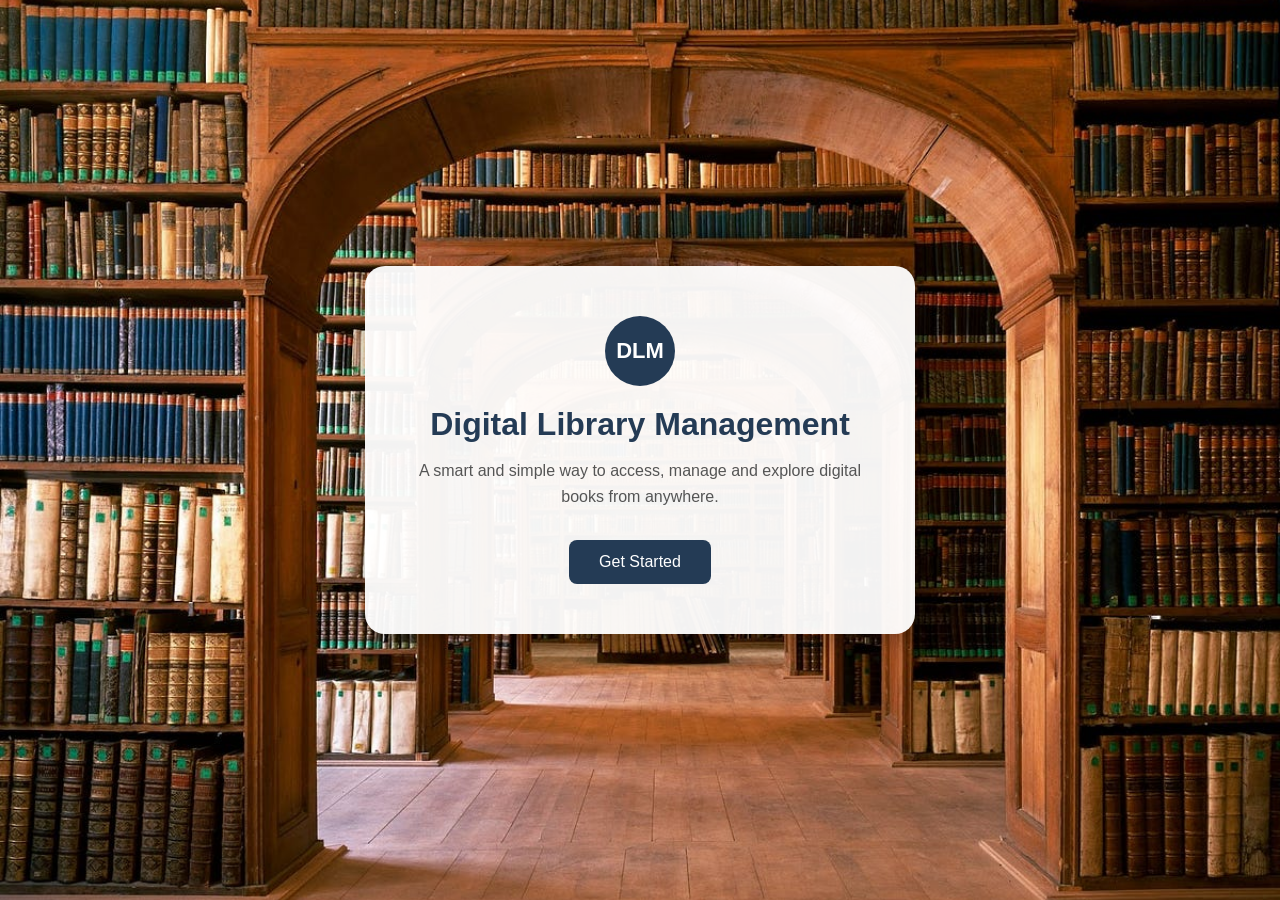
<file: index.html>
<!DOCTYPE html>
<html lang="en">

<head>
    <meta charset="UTF-8">
    <meta name="viewport" content="width=device-width, initial-scale=1.0">

    <title>Digital Library Management</title>

    <link rel="stylesheet" href="/css/style.css">
</head>

<body class="home-page">

    <div class="welcome-container">
        <div class="welcome-box">
            <div class="logo">DLM</div>
            <h1>Digital Library Management</h1>
            <p>
                A smart and simple
                   way to access, manage and explore
                digital books from anywhere.
            </p>

            <a href="./pages/login.html" class="btn">
                Get Started
            </a>
        </div>

    </div>

</body>

</html>
</file>
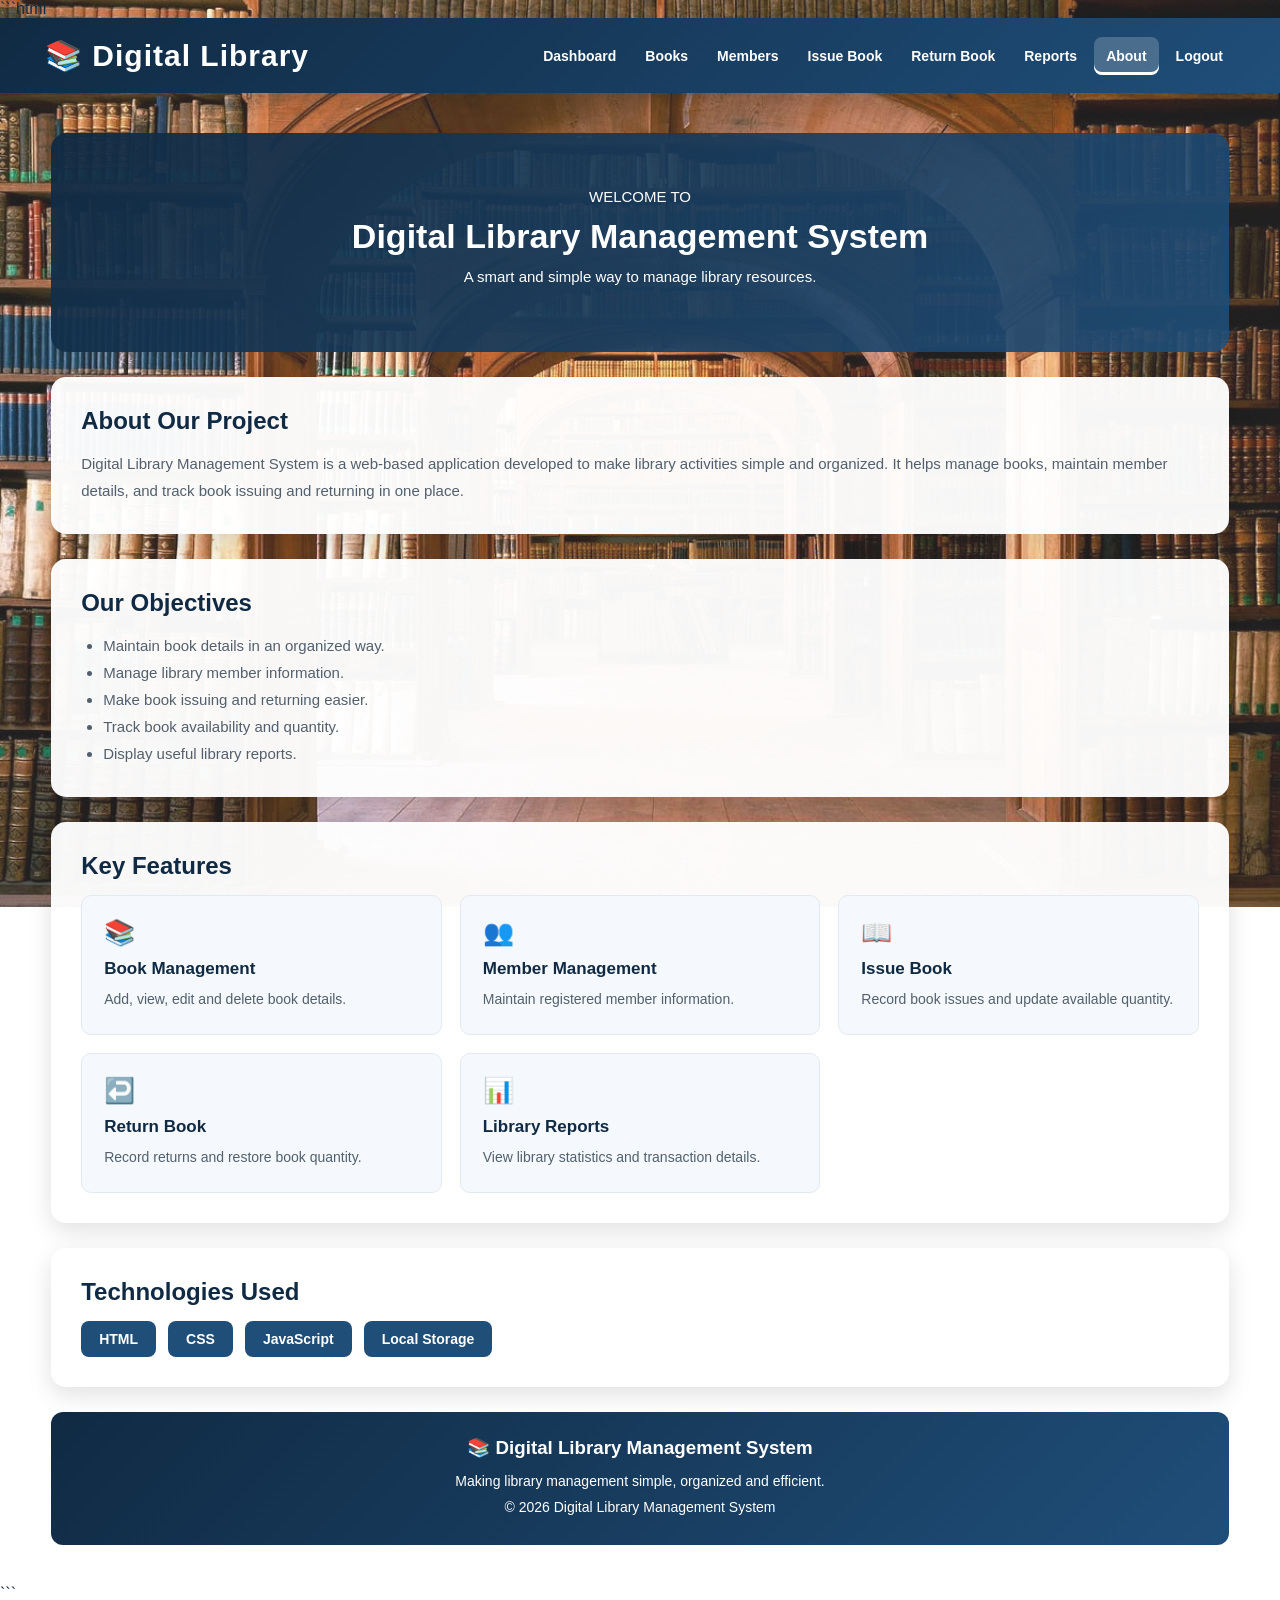
<file: pages/about.html>
```html
<!DOCTYPE html>
<html lang="en">
<head>
    <meta charset="UTF-8">
    <meta name="viewport" content="width=device-width, initial-scale=1.0">
    <title>About - Digital Library</title>
    <link rel="stylesheet" href="../css/about.css">
</head>
<body>
    <nav class="navbar">
        <div class="logo">📚 Digital Library</div>
        <div class="nav-links">
            <a href="dashboard.html">Dashboard</a>
            <a href="books.html">Books</a>
            <a href="members.html">Members</a>
            <a href="issue.html">Issue Book</a>
            <a href="return.html">Return Book</a>
            <a href="reports.html">Reports</a>
            <a href="about.html" class="active">About</a>
            <a href="login.html">Logout</a>
        </div>
    </nav>

    <main class="container">
        <section class="about-banner">
            <p>WELCOME TO</p>
            <h1>Digital Library Management System</h1>
            <p>A smart and simple way to manage library resources.</p>
        </section>

        <section class="about-card">
            <h2>About Our Project</h2>
            <p>
                Digital Library Management System is a web-based application
                developed to make library activities simple and organized.
                It helps manage books, maintain member details, and track
                book issuing and returning in one place.
            </p>
        </section>

        <section class="about-card">
            <h2>Our Objectives</h2>
            <ul>
                <li>Maintain book details in an organized way.</li>
                <li>Manage library member information.</li>
                <li>Make book issuing and returning easier.</li>
                <li>Track book availability and quantity.</li>
                <li>Display useful library reports.</li>
            </ul>
        </section>

        <section class="about-card">
            <h2>Key Features</h2>
            <div class="feature-grid">
                <div class="feature">📚<h3>Book Management</h3><p>Add, view, edit and delete book details.</p></div>
                <div class="feature">👥<h3>Member Management</h3><p>Maintain registered member information.</p></div>
                <div class="feature">📖<h3>Issue Book</h3><p>Record book issues and update available quantity.</p></div>
                <div class="feature">↩️<h3>Return Book</h3><p>Record returns and restore book quantity.</p></div>
                <div class="feature">📊<h3>Library Reports</h3><p>View library statistics and transaction details.</p></div>
            </div>
        </section>

        <section class="about-card">
            <h2>Technologies Used</h2>
            <div class="technology-list">
                <span>HTML</span>
                <span>CSS</span>
                <span>JavaScript</span>
                <span>Local Storage</span>
            </div>
        </section>

        <footer>
            <h3>📚 Digital Library Management System</h3>
            <p>Making library management simple, organized and efficient.</p>
            <p>© 2026 Digital Library Management System</p>
        </footer>
    </main>
</body>
</html>
```
</file>
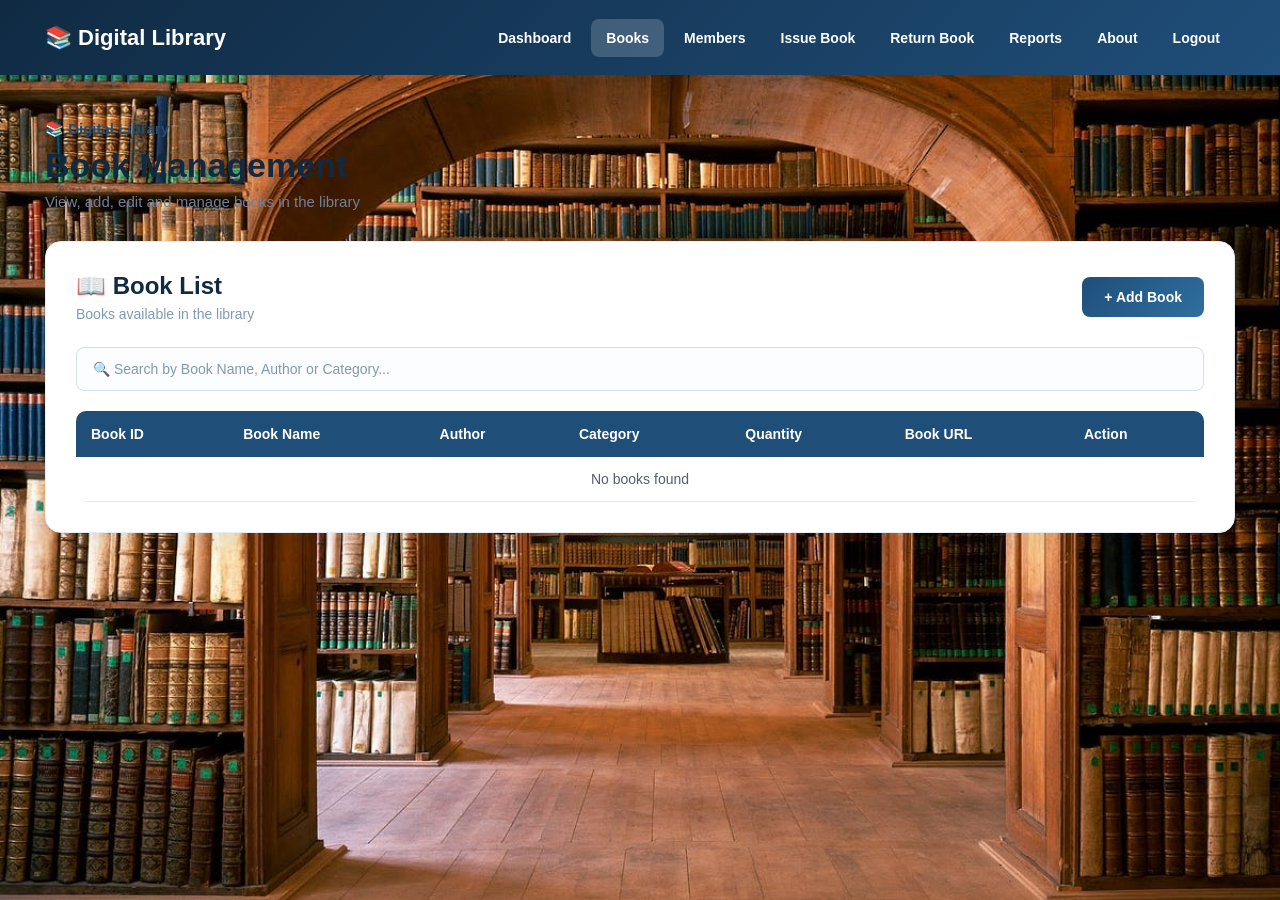
<file: pages/books.html>
<!DOCTYPE html>

<html lang="en">

<head>

    <meta charset="UTF-8">

    <meta name="viewport"
          content="width=device-width, initial-scale=1.0">

    <title>Digital Library - Books</title>

    <link rel="stylesheet"
          href="../css/books.css">

</head>

<body>

<!-- ================= NAVIGATION BAR ================= -->

<nav class="navbar">

    <div class="logo">
        📚 Digital Library
    </div>

    <div class="nav-links">

        <a href="dashboard.html">
            Dashboard
        </a>

        <a href="books.html" class="active">
             Books
        </a>

        <a href="members.html"> Members</a>

        <a href="issue.html">
             Issue Book
        </a>

        <a href="return.html">
             Return Book
        </a>

        <a href="reports.html">
              Reports
        </a>

        <a href="about.html">
             About
        </a>

        <a href="login.html">
            Logout
        </a>

    </div>

</nav>


<!-- ================= MAIN CONTENT ================= -->

<main class="books-container">


    <!-- ================= PAGE HEADING ================= -->

    <div class="page-heading">

        <p>
            📚 Digital Library
        </p>

        <h1>
            Book Management
        </h1>

        <span>
            View, add, edit and manage books in the library
        </span>

    </div>


    <!-- ================= BOOK LIST ================= -->

    <section class="book-list-section">

        <div class="section-heading">

            <div>

                <h2>
                    📖 Book List
                </h2>

                <p>
                    Books available in the library
                </p>

            </div>


            <button id="showAddBook">
                + Add Book
            </button>

        </div>


        <!-- ================= SEARCH BOX ================= -->

        <div class="search-container">

            <input
                type="text"
                id="searchInput"
                placeholder="🔍 Search by Book Name, Author or Category..."
            >

        </div>


        <!-- ================= BOOK TABLE ================= -->

        <div class="table-container">

            <table>

                <thead>

                    <tr>

                        <th>
                            Book ID
                        </th>

                        <th>
                            Book Name
                        </th>

                        <th>
                            Author
                        </th>

                        <th>
                            Category
                        </th>

                        <th>
                            Quantity
                        </th>

                       <th>Book URL</th>
                        <th>Action</th>
                    </tr>

                </thead>


                <tbody id="bookTableBody">

                    <!-- Books will be displayed here -->

                </tbody>

            </table>

        </div>

    </section>



    <!-- ================= ADD / EDIT BOOK FORM ================= -->

    <section id="addBookSection"
             class="add-book-section">


        <div class="form-heading">

            <h2 id="formTitle">
                ➕ Add New Book
            </h2>

            <p id="formSubtitle">
                Enter the details of the new book
            </p>

        </div>


        <form id="bookForm">


            <!-- ================= BOOK ID ================= -->

            <div class="input-group">

                <label for="bookId">
                    Book ID
                </label>

                <input
                    type="text"
                    id="bookId"
                    placeholder="Enter Book ID"
                >

                <p id="bookIdError"
                   class="error-message">
                    Please fill out this field.
                </p>

            </div>



            <!-- ================= BOOK NAME ================= -->

            <div class="input-group">

                <label for="bookName">
                    Book Name
                </label>

                <input
                    type="text"
                    id="bookName"
                    placeholder="Enter Book Name"
                >

                <p id="bookNameError"
                   class="error-message">
                    Please fill out this field.
                </p>

            </div>



            <!-- ================= AUTHOR ================= -->

            <div class="input-group">

                <label for="author">
                    Author
                </label>

                <input
                    type="text"
                    id="author"
                    placeholder="Enter Author Name"
                >

            </div>



            <!-- ================= CATEGORY ================= -->

            <div class="input-group">

                <label for="category">
                    Category
                </label>

                <input
                    type="text"
                    id="category"
                    placeholder="Enter Category"
                >

            </div>



            <!-- ================= PUBLISHER ================= -->

            <div class="input-group">

                <label for="publisher">
                    Publisher
                </label>

                <input
                    type="text"
                    id="publisher"
                    placeholder="Enter Publisher"
                >

            </div>



            <!-- ================= YEAR ================= -->

            <div class="input-group">

                <label for="year">
                    Year
                </label>

                <input
                    type="number"
                    id="year"
                    placeholder="Enter Publication Year"
                >

            </div>



            <!-- ================= QUANTITY ================= -->

            <div class="input-group">

                <label for="quantity">
                    Quantity
                </label>

                <input
                    type="number"
                    id="quantity"
                    placeholder="Enter Quantity"
                    min="1"
                >

                <p id="quantityError"
                   class="error-message">
                    Please enter a valid quantity.
                </p>

            </div>
          <div class="form-group">
       <label>Book URL</label>

      <input 
        type="url" 
        id="bookUrl" 
        placeholder="Enter Book URL"
    >

        <p id="bookUrlError" class="error"></p>
       </div>

            <!-- ================= BUTTONS ================= -->

            <div class="form-buttons">

                <button
                    type="submit"
                    id="saveButton"
                    class="save-button">

                    Save Book

                </button>


                <button
                    type="button"
                    id="cancelButton"
                    class="cancel-button">

                    Cancel

                </button>

            </div>



            <!-- ================= SUCCESS MESSAGE ================= -->

            <p id="successMessage"
               class="success-message">
            </p>


        </form>

    </section>



    <!-- ================= VIEW BOOK CARD ================= -->

    <section id="viewBookSection"
             class="view-book-section">


        <div class="view-book-card">
            <button class="view-button" onclick="viewBook('${book.bookId}')">View</button>


            <!-- ================= VIEW CARD HEADER ================= -->

            <div class="view-card-header">

                <div>

                    <p>
                        📚 Digital Library
                    </p>

                    <h2>
                        Book Details
                    </h2>

                </div>


                <button id="closeViewBook">
                    ✕
                </button>

            </div>



            <!-- ================= BOOK DETAILS ================= -->

            <div class="book-details">


                <div class="detail-item">

                    <span>
                        Book ID
                    </span>

                    <strong id="viewBookId">
                    </strong>

                </div>



                <div class="detail-item">

                    <span>
                        Book Name
                    </span>

                    <strong id="viewBookName">
                    </strong>

                </div>



                <div class="detail-item">

                    <span>
                        Author
                    </span>

                    <strong id="viewAuthor">
                    </strong>

                </div>



                <div class="detail-item">

                    <span>
                        Category
                    </span>

                    <strong id="viewCategory">
                    </strong>

                </div>



                <div class="detail-item">

                    <span>
                        Publisher
                    </span>

                    <strong id="viewPublisher">
                    </strong>

                </div>



                <div class="detail-item">

                    <span>
                        Publication Year
                    </span>

                    <strong id="viewYear">
                    </strong>

                </div>



                <div class="detail-item">

                    <span>
                        Quantity
                    </span>

                    <strong id="viewQuantity">
                    </strong>

                </div>

               <a class="book-url" href="${book.bookUrl}" target="_blank">
    🔗 Open Book
</a>
            </div>
        </div>
</main>


<!-- ================= JAVASCRIPT ================= -->

<script src="../js/books.js"></script>

</body>

</html>
</file>
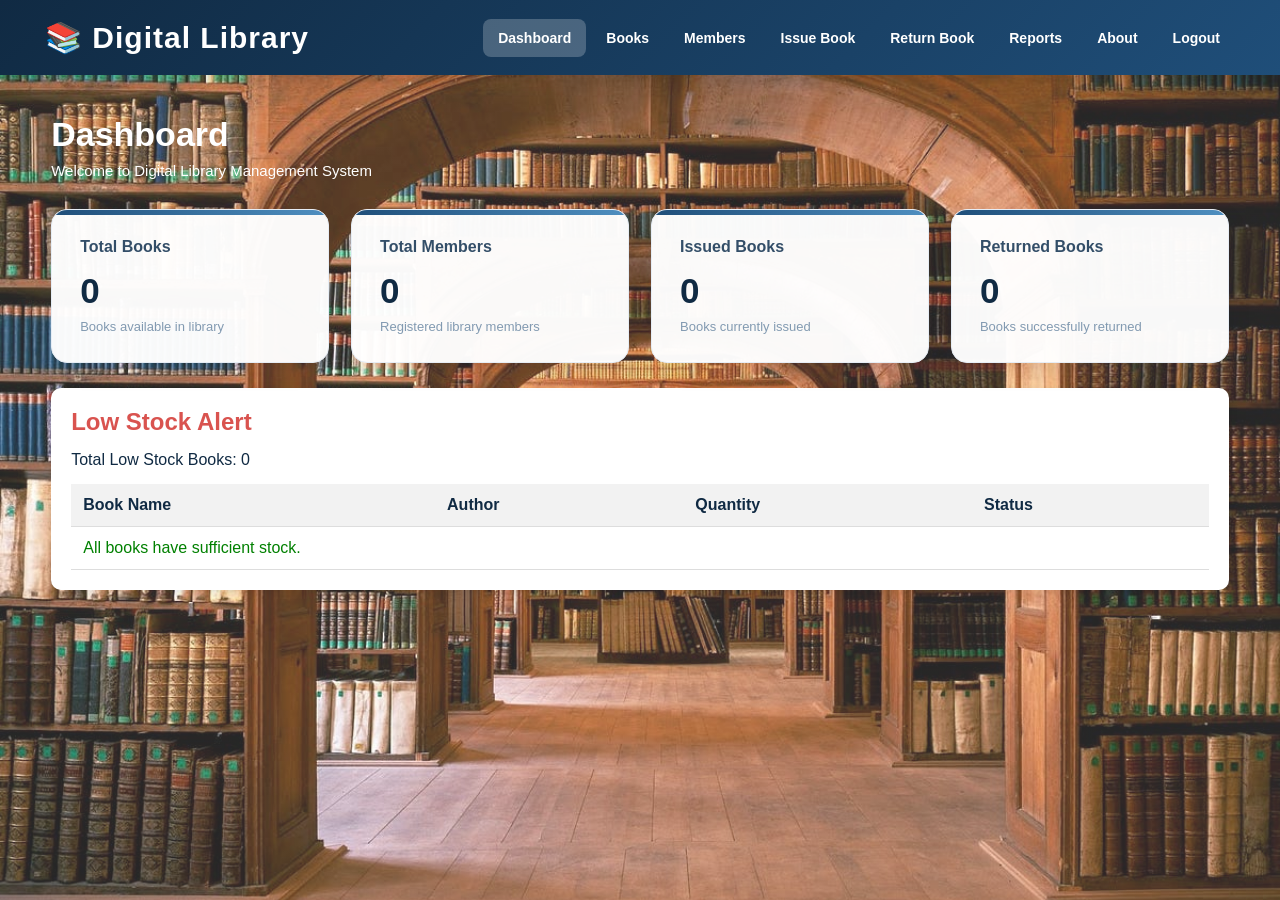
<file: pages/dashboard.html>
<!DOCTYPE html>
<html lang="en">

<head>
    <meta charset="UTF-8">
    <meta name="viewport" content="width=device-width, initial-scale=1.0">

    <title>DLM Dashboard</title>

    <link rel="stylesheet" href="../css/dashboard.css">
</head>

<body> 


<nav class="navbar">

    <div class="logo">
        📚 Digital Library
    </div>

    <div class="nav-links">

        <a href="dashboard.html" class="active">
            Dashboard
        </a>

        <a href="books.html">
             Books
        </a>

        <a href="members.html">
             Members
        </a>

        <a href="issue.html">
             Issue Book
        </a>

        <a href="return.html">
            Return Book
        </a>

        <a href="reports.html">
             Reports
        </a>

        <a href="about.html">
            About
        </a>

        <a href="login.html">
             Logout
        </a>

    </div>

</nav>
    <main class="main-content">

        <h1 id="pageTitle">
            Dashboard
        </h1>

        <p id="pageDescription">
            Welcome to Digital Library Management System
        </p>

<cards>
           <div class="cards">
            <div class="card">

                <h3>Total Books</h3>

                <h2 id="totalBooks">0</h2>
                <p>
                    Books available in library
                </p>
            </div>

            <div class="card">

                <h3>Total Members</h3>
                <h2 id="totalMembers">0</h2>
                <p>
                    Registered library members
                </p>

            </div>


            <div class="card">

                <h3>Issued Books</h3>

                <h2 id="issuedBooks">0</h2>

                <p>
                    Books currently issued
                </p>
            </div>
            <div class="card">

                <h3>Returned Books</h3>
                <h2 id="returnedBooks">0</h2>
                <p>
                    Books successfully returned
                </p>
            </div>
        </div>

<!-- Low Stock Alert Section -->
<div class="low-stock-section">
    <h2><strong>Low Stock Alert</strong></h2>

    <p>Total Low Stock Books:
        <span id="lowStockCount">0</span>
    </p>

    <table>
        <thead>
            <tr>
                <th>Book Name</th>
                <th>Author</th>
                <th>Quantity</th>
                <th>Status</th>
            </tr>
        </thead>

        <tbody id="lowStockTable">
        </tbody>
    </table>
</div>
    </main>


    <!-- JavaScript -->

    <script src="../js/dashboard.js"></script>

</body>

</html>
</file>
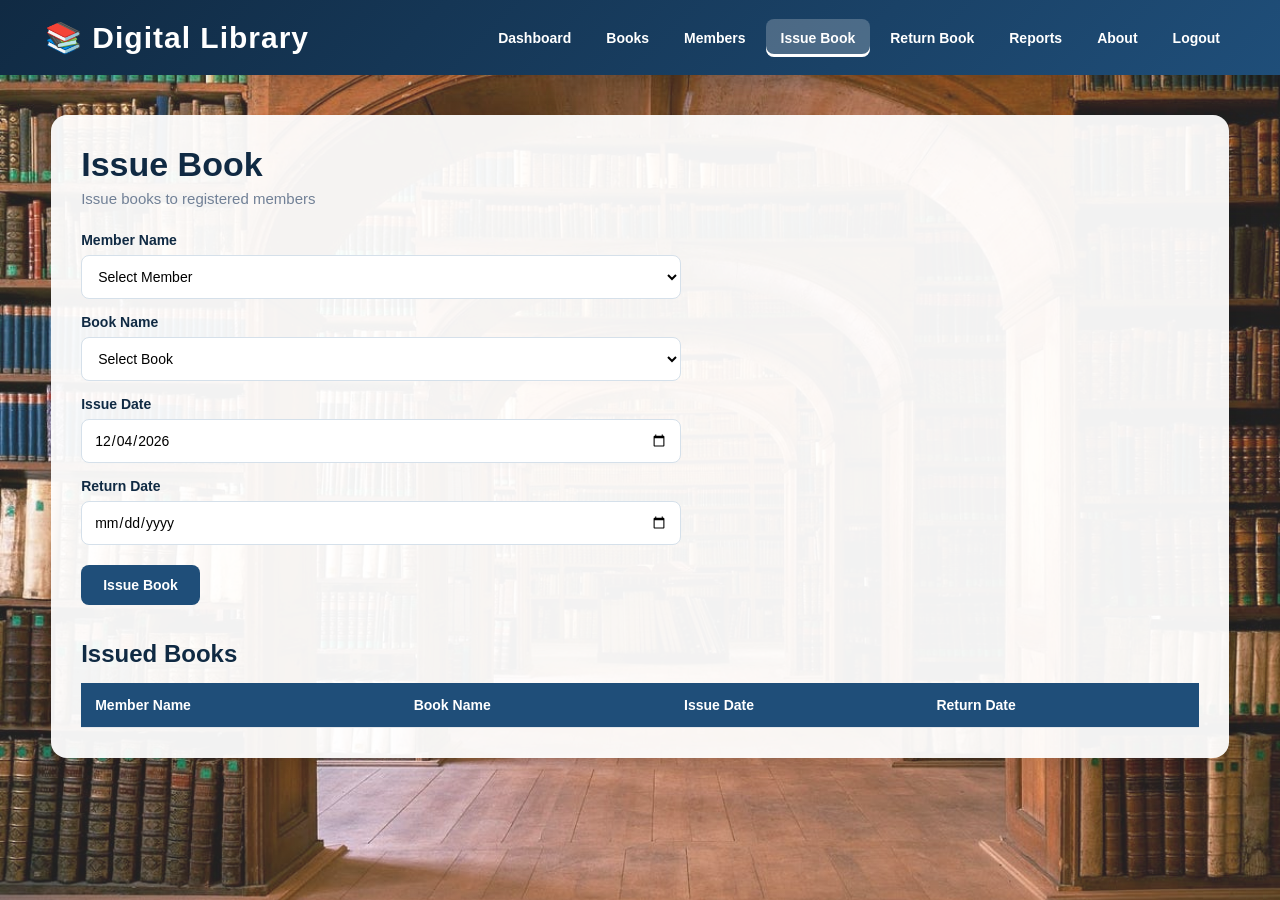
<file: pages/issue.html>
<!DOCTYPE html>
<html lang="en">
<head>
    <meta charset="UTF-8">
    <meta name="viewport" content="width=device-width, initial-scale=1.0">
    <title>Digital Library - Issue Book</title>
    <link rel="stylesheet" href="../css/issue.css">
</head>
<body>
    <nav class="navbar">
        <div class="logo">📚 Digital Library</div>
        <div class="nav-links">
            <a href="dashboard.html">Dashboard</a>
            <a href="books.html">Books</a>
            <a href="members.html">Members</a>
            <a href="issue.html" class="active">Issue Book</a>
            <a href="return.html">Return Book</a>
            <a href="reports.html">Reports</a>
            <a href="about.html">About</a>
            <a href="login.html">Logout</a>
        </div>
    </nav>

    <div class="container">
        <h1>Issue Book</h1>
        <p class="subtitle">Issue books to registered members</p>

        <form id="issueForm">
            <label for="memberName">Member Name</label>
            <select id="memberName" required>
                <option value="">Select Member</option>
            </select>

            <label for="bookName">Book Name</label>
            <select id="bookName" required>
                <option value="">Select Book</option>
            </select>

            <label for="issueDate">Issue Date</label>
            <input type="date" id="issueDate" required>

            <label for="returnDate">Return Date</label>
            <input type="date" id="returnDate" required>

            <button type="submit">Issue Book</button>
            <p id="message"></p>
        </form>

        <h2>Issued Books</h2>
        <div class="table-container">
            <table>
                <thead>
                    <tr>
                        <th>Member Name</th>
                        <th>Book Name</th>
                        <th>Issue Date</th>
                        <th>Return Date</th>
                    </tr>
                </thead>
                <tbody id="issueTable"></tbody>
            </table>
        </div>
    </div>

    <script src="../js/issue.js"></script>
</body>
</html>
</file>
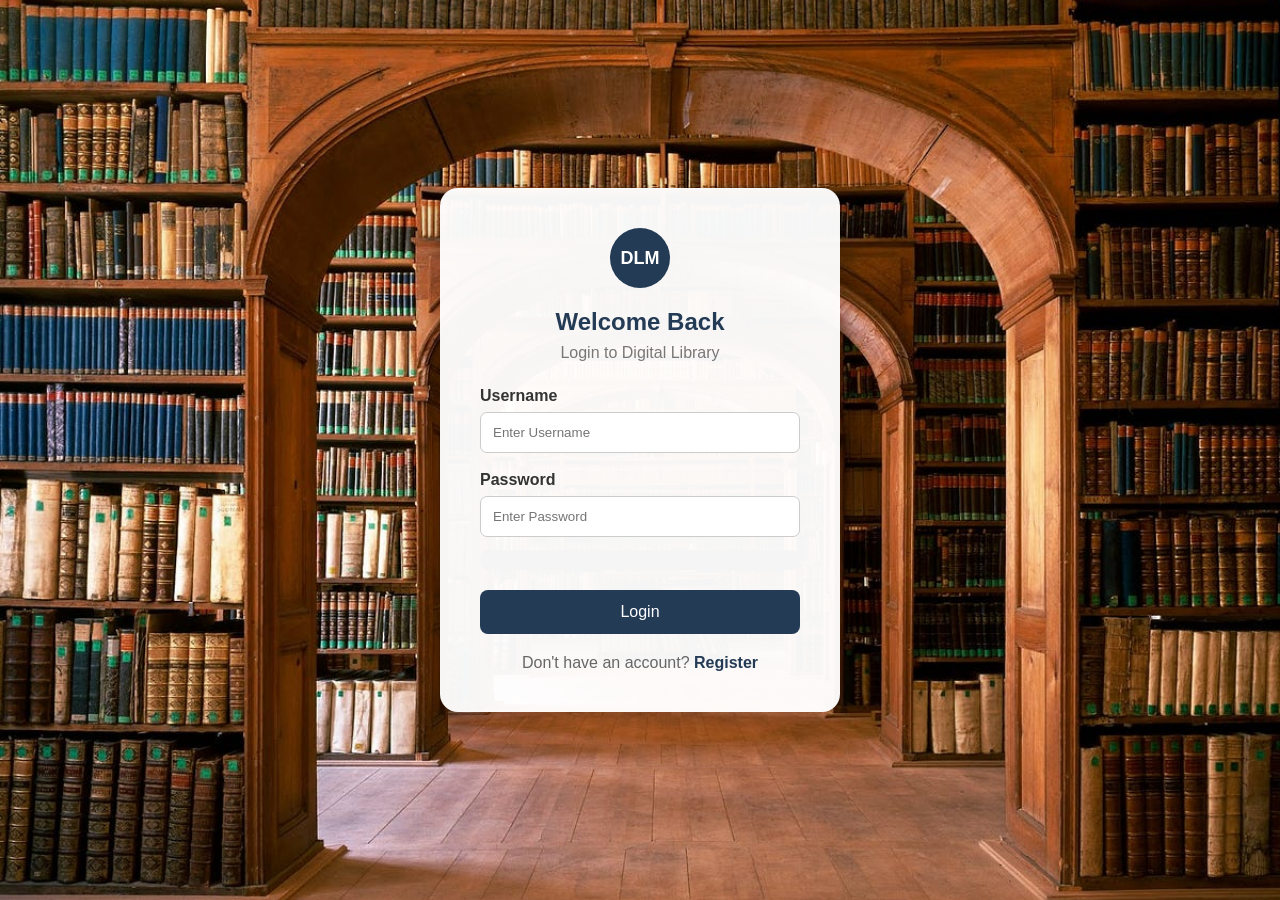
<file: pages/login.html>
<!DOCTYPE html>
<html lang="en">

<head>
    <meta charset="UTF-8">
    <meta name="viewport" content="width=device-width, initial-scale=1.0">
    <title>DLM Login</title>
    <link rel="stylesheet" href="../css/style.css">
</head>

<body>

    <div class="login-container">

        <div class="login-box">

            <div class="logo">DLM</div>

            <h2>Welcome Back</h2>

            <p class="subtitle">
                Login to Digital Library
            </p>

            <form id="loginForm">

                <div class="input-group">
                    <label>Username</label>

                    <input
                        type="text"
                        id="username"
                        placeholder="Enter Username"
                        required
                    >
                </div>

                <div class="input-group">
                    <label>Password</label>

                    <input
                        type="password"
                        id="password"
                        placeholder="Enter Password"
                        required
                    >
                </div>

                <div class="password-rules">

                    
                </div>

                <button type="submit" class="btn login-btn">
                    Login
                </button>

                <p id="loginMessage"></p>

            </form>

            <div class="register-link">
                Don't have an account?
                <a href="../pages/register.html">Register</a>
            </div>

        </div>

    </div>

    <script src="../js/script.js"></script>

</body>
</html>
</file>
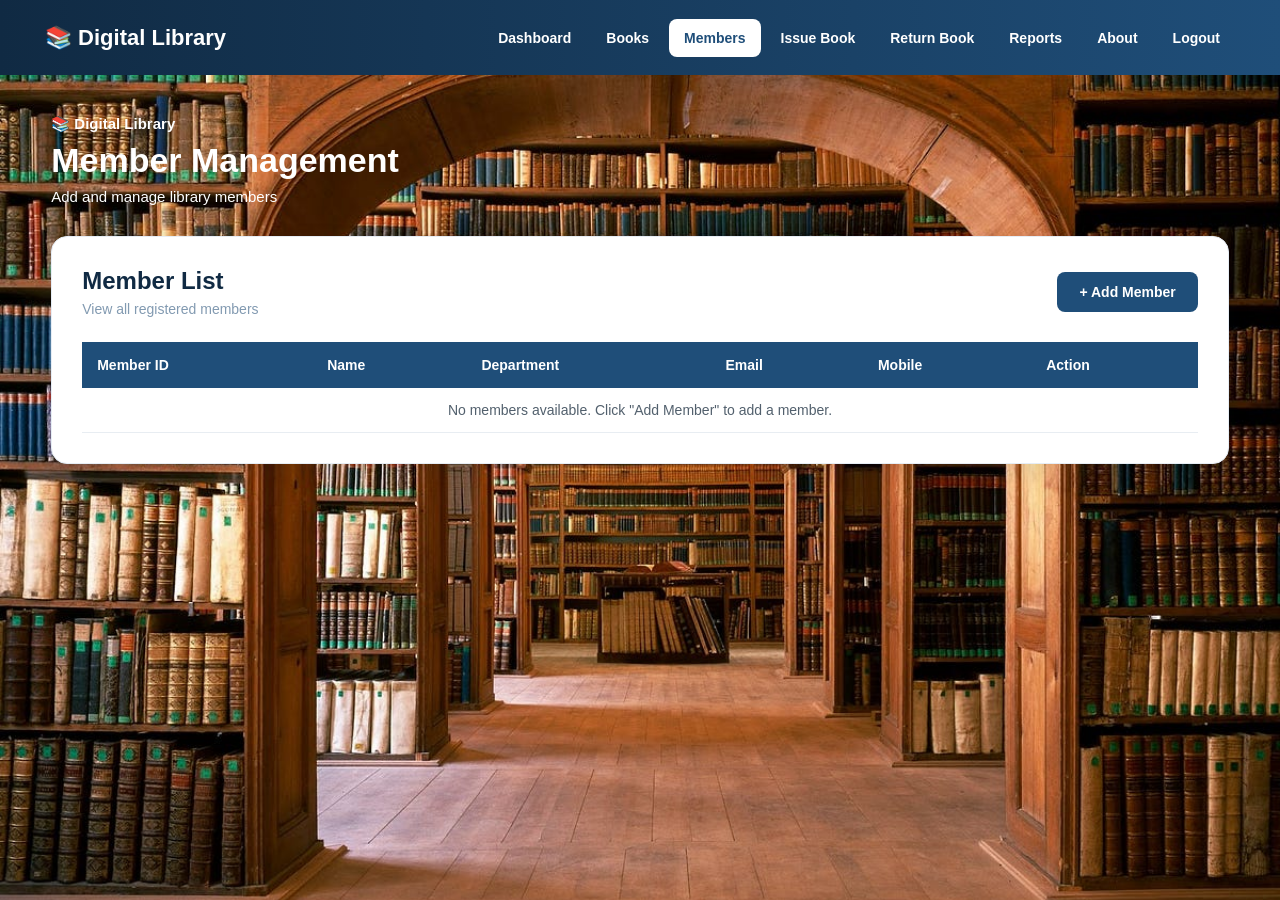
<file: pages/members.html>
<!DOCTYPE html>
<html lang="en">

<head>

    <meta charset="UTF-8">

    <meta name="viewport"
        content="width=device-width, initial-scale=1.0">

    <title>Digital Library - Members</title>

    <link rel="stylesheet"
        href="../css/members.css">

</head>

<body>

    <!-- Navigation Bar -->

    <nav class="navbar">

        <div class="logo">
            📚 Digital Library
        </div>

        <div class="nav-links">

            <a href="dashboard.html">
                Dashboard
            </a>

            <a href="books.html">
                Books
            </a>

            <a href="members.html"
                class="active">
                 Members
            </a>

            <a href="issue.html">
                 Issue Book
            </a>

            <a href="return.html">
                Return Book
            </a>

            <a href="reports.html">
                 Reports
            </a>

            <a href="about.html">
                 About
            </a>

            <a href="login.html">
                 Logout
            </a>

        </div>

    </nav>


    <!-- Main Content -->

    <main class="main-container">

        <div class="page-heading">

            <p>📚 Digital Library</p>

            <h1>Member Management</h1>

            <span>
                Add and manage library members
            </span>

        </div>


        <!-- Member List -->

        <section class="member-section">

            <div class="section-header">

                <div>

                    <h2>
                         Member List
                    </h2>

                    <p>
                        View all registered members
                    </p>

                </div>

                <button id="showMemberForm">
                    + Add Member
                </button>

            </div>


            <!-- Member Table -->

            <div class="table-container">

                <table>

                    <thead>

                        <tr>

                            <th>Member ID</th>

                            <th>Name</th>

                            <th>Department</th>

                            <th>Email</th>

                            <th>Mobile</th>

                            <th>Action</th>

                        </tr>

                    </thead>

                    <tbody id="memberTableBody">

                    </tbody>

                </table>

            </div>

        </section>


        <!-- Add Member Form -->

        <section
            id="memberFormSection"
            class="member-form-section">

            <div class="form-header">

                <h2 id="formTitle">
                    ➕ Add New Member
                </h2>

                <p id="formSubtitle">
                    Enter member details
                </p>

            </div>


            <form id="memberForm">

                <!-- Member ID -->

                <label>
                    Member ID
                </label>

                <input
                    type="text"
                    id="memberId"
                    placeholder="Enter Member ID">

                <p
                    id="memberIdError"
                    class="error">
                </p>


                <!-- Member Name -->

                <label>
                    Name
                </label>

                <input
                    type="text"
                    id="memberName"
                    placeholder="Enter Member Name">

                <p
                    id="memberNameError"
                    class="error">
                </p>


                <!-- Department -->

                <label>
                    Department
                </label>

                <input
                    type="text"
                    id="department"
                    placeholder="Enter Department">

                <p
                    id="departmentError"
                    class="error">
                </p>


                <!-- Email -->

                <label>
                    Email
                </label>

                <input
                    type="email"
                    id="memberEmail"
                    placeholder="Enter Email">

                <p
                    id="memberEmailError"
                    class="error">
                </p>


                <!-- Mobile Number -->

                <label>
                    Mobile
                </label>

                <input
                    type="text"
                    id="mobile"
                    placeholder="Enter 10-digit Mobile Number">

                <p
                    id="mobileError"
                    class="error">
                </p>


                <!-- Form Buttons -->

                <div class="form-buttons">

                    <button
                        type="submit"
                        id="saveMember">
                        Save Member
                    </button>

                    <button
                        type="button"
                        id="cancelMember">
                        Cancel
                    </button>

                </div>


                <!-- Success Message -->

                <p
                    id="successMessage"
                    class="success">
                </p>

            </form>

        </section>

    </main>


    <!-- JavaScript -->

    <script src="../js/members.js"></script>

</body>

</html>
</file>
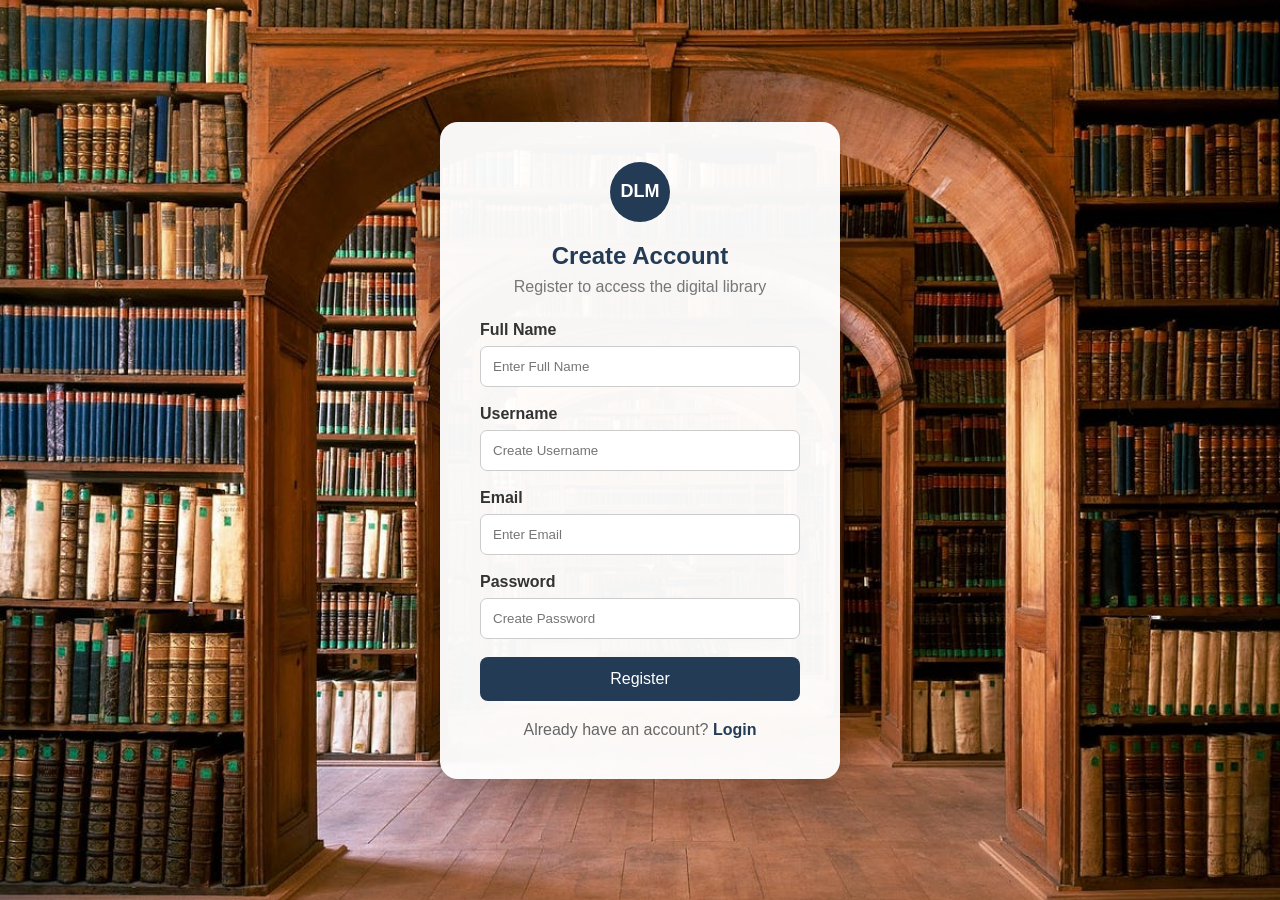
<file: pages/register.html>
<!DOCTYPE html>
<html lang="en">
<head>
    <meta charset="UTF-8">
    <meta name="viewport" content="width=device-width, initial-scale=1.0">

    <title>DLM Registration</title>

    <link rel="stylesheet" href="../css/style.css">
</head>

<body>

    <div class="login-container">

        <div class="login-box">

            <div class="logo">DLM</div>

            <h2>Create Account</h2>

            <p class="subtitle">
                Register to access the digital library
            </p>

            <form id="registerForm">

                <div class="input-group">
                    <label>Full Name</label>
                    <input
                        type="text"
                        id="name"
                        placeholder="Enter Full Name"
                    >
                </div>

                <div class="input-group">
                    <label>Username</label>
                    <input
                        type="text"
                        id="regUsername"
                        placeholder="Create Username"
                    >
                </div>

                <div class="input-group">
                    <label>Email</label>
                    <input
                        type="email"
                        id="email"
                        placeholder="Enter Email"
                        required
                    >
                </div>

                <div class="input-group">
                    <label>Password</label>
                    <input
                        type="password"
                        id="regPassword"
                        placeholder="Create Password"
                        required
                    >
                </div>

                <button type="submit" class="btn login-btn">
                    Register
                </button>

                <p id="registerMessage"></p>

            </form>

            <div class="register-link">
                Already have an account?
                <a href="../pages/login.html">Login</a>
            </div>

        </div>

    </div>

    <script src="../js/script.js"></script>

</body>
</html>
</file>
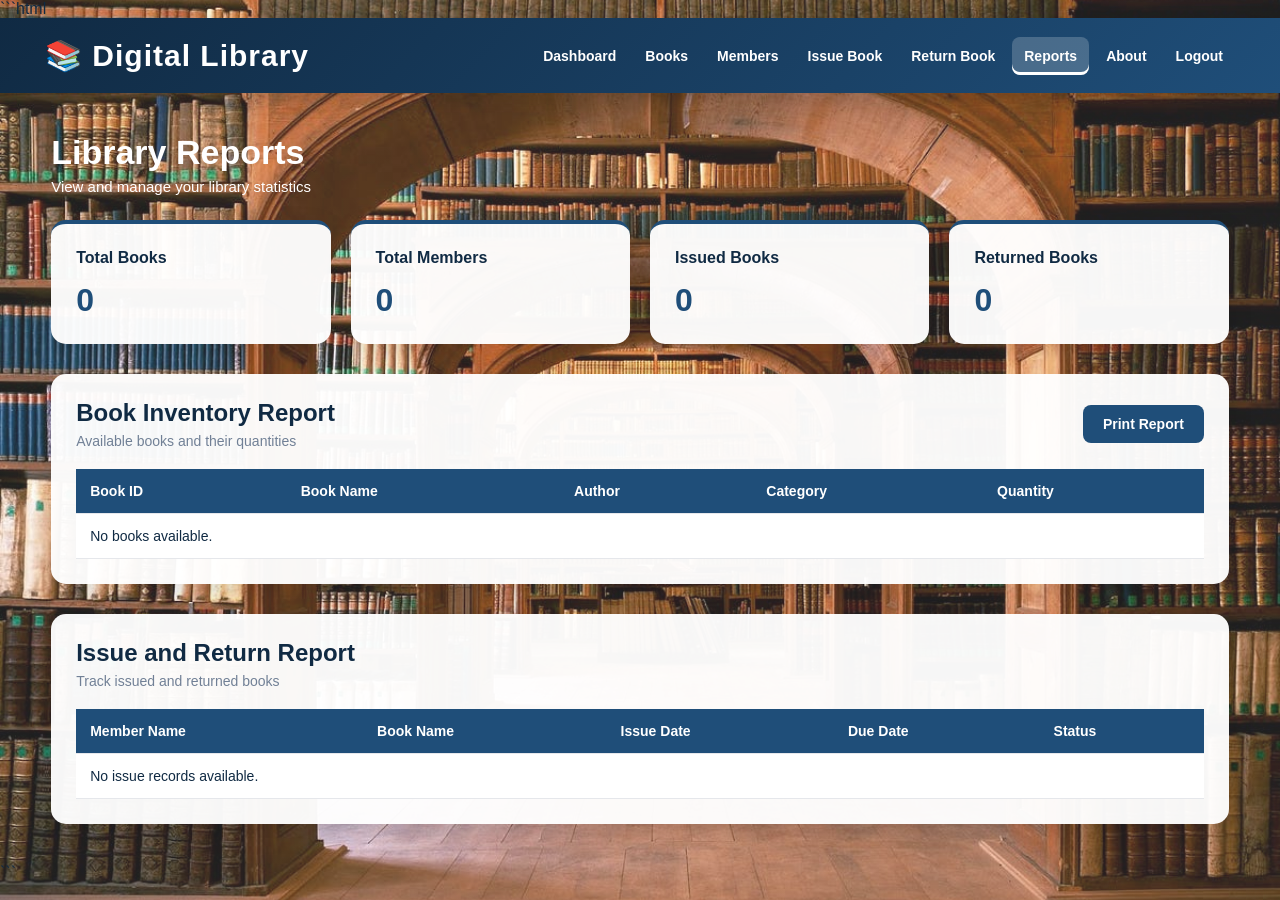
<file: pages/reports.html>
```html
<!DOCTYPE html>
<html lang="en">
<head>
    <meta charset="UTF-8">
    <meta name="viewport" content="width=device-width, initial-scale=1.0">
    <title>Library Reports</title>
    <link rel="stylesheet" href="../css/reports.css">
</head>
<body>
    <nav class="navbar">
        <div class="logo">📚 Digital Library</div>
        <div class="nav-links">
            <a href="dashboard.html">Dashboard</a>
            <a href="books.html">Books</a>
            <a href="members.html">Members</a>
            <a href="issue.html">Issue Book</a>
            <a href="return.html">Return Book</a>
            <a href="reports.html" class="active">Reports</a>
            <a href="about.html">About</a>
            <a href="login.html">Logout</a>
        </div>
    </nav>

    <main class="container">
        <div class="page-heading">
            <h1>Library Reports</h1>
            <p>View and manage your library statistics</p>
        </div>

        <section class="summary-cards">
            <div class="report-card">
                <h3>Total Books</h3>
                <p id="totalBooks">0</p>
            </div>
            <div class="report-card">
                <h3>Total Members</h3>
                <p id="totalMembers">0</p>
            </div>
            <div class="report-card">
                <h3>Issued Books</h3>
                <p id="issuedBooks">0</p>
            </div>
            <div class="report-card">
                <h3>Returned Books</h3>
                <p id="returnedBooks">0</p>
            </div>
        </section>

        <section class="report-section">
            <div class="section-heading">
                <div>
                    <h2>Book Inventory Report</h2>
                    <p>Available books and their quantities</p>
                </div>
                <button onclick="window.print()">Print Report</button>
            </div>

            <div class="table-container">
                <table>
                    <thead>
                        <tr>
                            <th>Book ID</th>
                            <th>Book Name</th>
                            <th>Author</th>
                            <th>Category</th>
                            <th>Quantity</th>
                        </tr>
                    </thead>
                    <tbody id="bookReport"></tbody>
                </table>
            </div>
        </section>

        <section class="report-section">
            <h2>Issue and Return Report</h2>
            <p class="section-description">Track issued and returned books</p>

            <div class="table-container">
                <table>
                    <thead>
                        <tr>
                            <th>Member Name</th>
                            <th>Book Name</th>
                            <th>Issue Date</th>
                            <th>Due Date</th>
                            <th>Status</th>
                        </tr>
                    </thead>
                    <tbody id="issueReport"></tbody>
                </table>
            </div>
        </section>
    </main>

    <script src="../js/reports.js"></script>
</body>
</html>
```
</file>
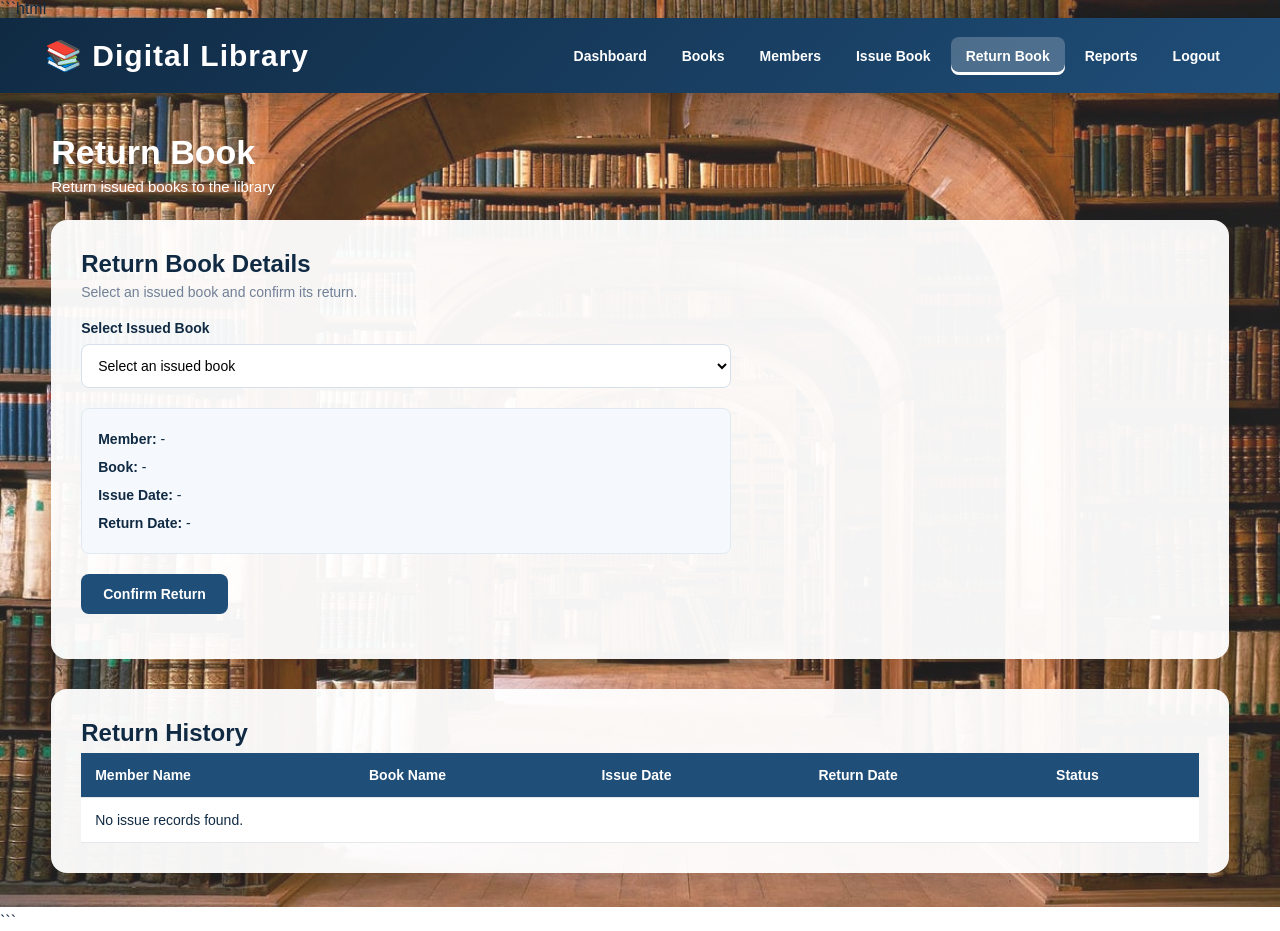
<file: pages/return.html>
```html
<!DOCTYPE html>
<html lang="en">
<head>
    <meta charset="UTF-8">
    <meta name="viewport" content="width=device-width, initial-scale=1.0">
    <title>Return Book - Digital Library</title>
    <link rel="stylesheet" href="../css/return.css">
</head>
<body>
    <nav class="navbar">
        <div class="logo">📚 Digital Library</div>
        <div class="nav-links">
            <a href="dashboard.html">Dashboard</a>
            <a href="books.html">Books</a>
            <a href="members.html">Members</a>
            <a href="issue.html">Issue Book</a>
            <a href="return.html" class="active">Return Book</a>
            <a href="reports.html">Reports</a>
            <a href="login.html">Logout</a>
        </div>
    </nav>

    <main class="container">
        <div class="page-heading">
            <h1>Return Book</h1>
            <p>Return issued books to the library</p>
        </div>

        <section class="return-section">
            <h2>Return Book Details</h2>
            <p class="description">Select an issued book and confirm its return.</p>

            <form id="returnForm">
                <label for="issuedBook">Select Issued Book</label>
                <select id="issuedBook" required>
                    <option value="">Select an issued book</option>
                </select>

                <div id="selectedDetails" class="selected-details">
                    <p><strong>Member:</strong> <span id="memberName">-</span></p>
                    <p><strong>Book:</strong> <span id="bookName">-</span></p>
                    <p><strong>Issue Date:</strong> <span id="issueDate">-</span></p>
                    <p><strong>Return Date:</strong> <span id="dueDate">-</span></p>
                </div>

                <button type="submit">Confirm Return</button>
                <p id="message" role="status"></p>
            </form>
        </section>

        <section class="return-section">
            <h2>Return History</h2>
            <div class="table-container">
                <table>
                    <thead>
                        <tr>
                            <th>Member Name</th>
                            <th>Book Name</th>
                            <th>Issue Date</th>
                            <th>Return Date</th>
                            <th>Status</th>
                        </tr>
                    </thead>
                    <tbody id="returnTable"></tbody>
                </table>
            </div>
        </section>
    </main>

    <script src="../js/return.js"></script>
</body>
</html>
```
</file>
<file: css/style.css>
* {
    margin: 0;
    padding: 0;
    box-sizing: border-box;
    font-family: Arial, sans-serif;
}

body {
    min-height: 100vh;
}
.home-page {
    min-height: 100vh;

    background-image: url("../images/home-bg.jpg");

    background-size: cover;
    background-position: center;
    background-repeat: no-repeat;
}
/* Background */

.welcome-container,
.login-container {
    min-height: 100vh;

    display: flex;
    justify-content: center;
    align-items: center;

    background-image: url("../images/library-bg.jpg");

    background-size: cover;
    background-position: center;
    background-repeat: no-repeat;
}

/* Welcome Page */

.welcome-box {
    width: 550px;
    padding: 50px;

    text-align: center;

    background: rgba(255, 255, 255, 0.95);

    border-radius: 20px;

    box-shadow: 0 10px 30px rgba(0, 0, 0, 0.3);
}

.logo {
    width: 70px;
    height: 70px;

    margin: auto;
    margin-bottom: 20px;

    display: flex;
    justify-content: center;
    align-items: center;

    background: #243b55;
    color: white;

    border-radius: 50%;

    font-size: 22px;
    font-weight: bold;
}

.welcome-box h1 {
    color: #243b55;
    margin-bottom: 15px;
}

.welcome-box p {
    color: #555;
    line-height: 1.6;
    margin-bottom: 30px;
}

/* Button */

.btn {
    display: inline-block;

    padding: 13px 30px;

    border: none;
    border-radius: 8px;

    background: #243b55;
    color: white;

    text-decoration: none;

    font-size: 16px;
    cursor: pointer;

    transition: 0.3s;
}

.btn:hover {
    background: #141e30;
    transform: translateY(-2px);
}

/* Login */

.login-box {
    width: 400px;

    padding: 40px;

    background: rgba(255, 255, 255, 0.96);

    border-radius: 18px;

    box-shadow: 0 10px 30px rgba(0, 0, 0, 0.3);
}

.login-box .logo {
    width: 60px;
    height: 60px;

    font-size: 18px;
}

.login-box h2 {
    text-align: center;
    color: #243b55;
    margin-bottom: 8px;
}

.subtitle {
    text-align: center;
    color: #777;
    margin-bottom: 25px;
}

/* Input */

.input-group {
    margin-bottom: 18px;
}

.input-group label {
    display: block;
    margin-bottom: 7px;

    color: #333;
    font-weight: bold;
}

.input-group input {
    width: 100%;

    padding: 12px;

    border: 1px solid #ccc;
    border-radius: 7px;

    outline: none;
}

.input-group input:focus {
    border-color: #243b55;
}

/* Login Button */

.login-btn {
    width: 100%;
}

/* Error */

#errorMessage,
#registerMessage {
    text-align: center;
    margin-top: 15px;
    font-size: 14px;
}

#errorMessage {
    color: red;
}

#registerMessage {
    color: green;
}

/* Register */

.register-link {
    text-align: center;
    margin-top: 20px;

    color: #666;
}

.register-link a {
    color: #243b55;
    font-weight: bold;
    text-decoration: none;
}

.register-link a:hover {
    text-decoration: underline;
}

/* Dashboard */

.dashboard {
    min-height: 100vh;
    background: #f4f6f8;
}

nav {
    height: 70px;

    display: flex;
    justify-content: space-between;
    align-items: center;

    padding: 0 50px;

    background: #243b55;
    color: white;
}

.nav-logo {
    font-size: 24px;
    font-weight: bold;
}

.nav-links {
    display: flex;
    gap: 25px;
}

.nav-links a {
    color: white;
    text-decoration: none;
}

.nav-links a:hover {
    text-decoration: underline;
}

.dashboard-content {
    padding: 50px;
}

.dashboard-content h1 {
    color: #243b55;
    margin-bottom: 10px;
}

.dashboard-content p {
    color: #666;
}

.cards {
    display: flex;
    gap: 25px;
    margin-top: 35px;
}

.card {
    width: 250px;

    padding: 25px;

    background: white;

    border-radius: 12px;

    box-shadow: 0 5px 15px rgba(0, 0, 0, 0.1);
}

.card h3 {
    color: #243b55;
    margin-bottom: 10px;
}
.password-rules {
    margin-top: -5px;
    margin-bottom: 20px;

    padding: 12px;

    background: #f5f6f7;

    border-radius: 8px;

    font-size: 13px;
}

.password-rules p {
    margin-bottom: 8px;

    color: #333;

    font-weight: bold;
}

.password-rules span {
    display: block;

    margin: 4px 0;

    color: #777;
}

#errorMessage {
    text-align: center;

    margin-top: 15px;

    font-size: 14px;

    font-weight: bold;
}
.password-rules {
    background: #f5f5f5;
    padding: 10px;
    margin-bottom: 20px;
    border-radius: 8px;
    font-size: 13px;
}

.password-rules p {
    margin: 5px 0;
    color: #777;
}

#loginMessage {
    text-align: center;
    margin-top: 15px;
    font-weight: bold;
    font-size: 15px;
}
</file>
<file: css/about.css>
* {
    margin: 0;
    padding: 0;
    box-sizing: border-box;
    font-family: "Segoe UI", Arial, sans-serif;
}

body {
    min-height: 100vh;
    background: linear-gradient(rgba(255,255,255,0.12),rgba(255,255,255,0.12)),url("../images/library-bg.jpg") center/cover fixed no-repeat;
    color: #102a43;
}

.navbar {
    min-height: 75px;
    display: flex;
    align-items: center;
    justify-content: space-between;
    padding: 0 45px;
    background: linear-gradient(135deg,#102a43,#1f4e79);
    position: sticky;
    top: 0;
    z-index: 100;
    box-shadow: 0 5px 20px rgba(0,0,0,0.15);
}

.logo {
    color: white;
    font-size: 30px;
    font-weight: 800;
    letter-spacing: 1px;
}

.nav-links {
    display: flex;
    align-items: center;
    gap: 5px;
}

.nav-links a {
    color: white;
    text-decoration: none;
    padding: 11px 12px;
    border-radius: 8px;
    font-size: 14px;
    font-weight: 600;
}

.nav-links a:hover,
.nav-links a.active {
    background: rgba(255,255,255,0.2);
}

.nav-links a.active {
    box-shadow: inset 0 -3px 0 white;
}

.container {
    width: 92%;
    max-width: 1200px;
    margin: 40px auto;
}

.about-banner {
    padding: 55px 35px;
    margin-bottom: 25px;
    text-align: center;
    color: white;
    background: linear-gradient(135deg,rgba(16,42,67,0.95),rgba(31,78,121,0.9));
    border-radius: 16px;
}

.about-banner p {
    font-size: 15px;
    margin-bottom: 12px;
}

.about-banner h1 {
    font-size: 34px;
    margin-bottom: 12px;
}

.about-card {
    padding: 30px;
    margin-bottom: 25px;
    background: rgba(255,255,255,0.96);
    border-radius: 15px;
    box-shadow: 0 8px 25px rgba(0,0,0,0.12);
}

.about-card h2 {
    font-size: 24px;
    margin-bottom: 15px;
    color: #102a43;
}

.about-card p,
.about-card li {
    color: #52606d;
    font-size: 15px;
    line-height: 1.8;
}

.about-card ul {
    padding-left: 22px;
}

.feature-grid {
    display: grid;
    grid-template-columns: repeat(3,1fr);
    gap: 18px;
}

.feature {
    padding: 22px;
    background: #f5f9fd;
    border: 1px solid #e1eaf2;
    border-radius: 10px;
    font-size: 25px;
}

.feature h3 {
    margin: 12px 0 8px;
    font-size: 17px;
}

.feature p {
    font-size: 14px;
}

.technology-list {
    display: flex;
    flex-wrap: wrap;
    gap: 12px;
}

.technology-list span {
    padding: 10px 18px;
    color: white;
    background: #1f4e79;
    border-radius: 8px;
    font-size: 14px;
    font-weight: 600;
}

footer {
    padding: 25px;
    text-align: center;
    color: white;
    background: linear-gradient(135deg,#102a43,#1f4e79);
    border-radius: 12px;
}

footer h3 {
    margin-bottom: 10px;
}

footer p {
    font-size: 14px;
    line-height: 1.8;
}

@media (max-width: 1100px) {
    .navbar {
        padding: 15px 20px;
        flex-wrap: wrap;
        gap: 15px;
    }

    .nav-links {
        flex-wrap: wrap;
    }

    .feature-grid {
        grid-template-columns: repeat(2,1fr);
    }
}

@media (max-width: 600px) {
    .container {
        width: 95%;
    }

    .about-banner {
        padding: 35px 20px;
    }

    .about-banner h1 {
        font-size: 27px;
    }

    .about-card {
        padding: 20px;
    }

    .feature-grid {
        grid-template-columns: 1fr;
    }
}
</file>
<file: css/books.css>
* {
    margin: 0;
    padding: 0;
    box-sizing: border-box;
    font-family: "Segoe UI", Arial, sans-serif;
}

body {
    margin: 0;
    font-size: 16px;
    color: #102a43;

    background-image: url("../images/library-bg.jpg");
    background-size: cover;
    background-position: center;
    background-repeat: no-repeat;
    background-attachment: fixed;
}
.navbar {
    height: 75px;

    display: flex;
    align-items: center;
    justify-content: space-between;

    padding: 0 45px;

    background: linear-gradient(135deg, #102a43, #1f4e79);

    color: white;

    box-shadow: 0 5px 20px rgba(0,0,0,0.15);

    position: sticky;
    top: 0;
    z-index: 100;
}
.logo {
    color: white;
    font-size: 22px;
    font-weight: 700;
}

.nav-links {
    display: flex;
    align-items: center;
    gap: 5px;
}
.nav-links a {
    color: white;
    text-decoration: none;

    padding: 11px 15px;

    border-radius: 8px;

    font-size: 14px;
    font-weight: 600;

    transition: 0.3s;
}
.nav-links a:hover {
    background: rgba(255,255,255,0.15);
    transform: translateY(-2px);
}
.nav-links a.active {
    background: rgba(255,255,255,0.18);
}
.books-container {
    max-width: 1400px;
    margin: auto;

    padding: 45px;
}
.page-heading {
    margin-bottom: 30px;
}
.page-heading p {
    color: #1f4e79;

    font-size: 15px;
    font-weight: 600;

    margin-bottom: 8px;
}
.page-heading h1 {
    font-size: 34px;

    color: #102a43;

    margin-bottom: 8px;
}
.page-heading span {
    color: #718096;

    font-size: 15px;
}
.book-list-section {
    background: white;

    padding: 30px;

    border-radius: 16px;

    border: 1px solid #e6edf5;

    box-shadow: 0 8px 25px rgba(15, 40, 70, 0.08);

    margin-bottom: 30px;
}
.section-heading {
    display: flex;

    justify-content: space-between;
    align-items: center;

    margin-bottom: 25px;
}
.section-heading h2 {
    color: #102a43;

    font-size: 24px;

    margin-bottom: 6px;
}
.section-heading p {
    color: #829ab1;

    font-size: 14px;
}
#showAddBook {
    padding: 12px 22px;

    border: none;

    border-radius: 8px;

    background: linear-gradient(135deg, #1f4e79, #2f6f9f);

    color: white;

    font-size: 14px;

    font-weight: 600;

    cursor: pointer;

    transition: 0.3s;
}
#showAddBook:hover {
    transform: translateY(-2px);

    box-shadow: 0 7px 15px rgba(31,78,121,0.25);
}
.table-container {
    width: 100%;

    overflow-x: auto;
}
table {
    width: 100%;

    border-collapse: collapse;

    border-radius: 10px;

    overflow: hidden;
}
thead th {
    background: #1f4e79;

    color: white;

    padding: 15px;

    text-align: left;

    font-size: 14px;
}
tbody td {
    padding: 14px;

    border-bottom: 1px solid #e8edf2;

    color: #52606d;

    font-size: 14px;
}
tbody tr:hover td {
    background: #f5f9fd;
}
.action-button {
    padding: 7px 14px;

    border: none;

    border-radius: 6px;

    background: #1f4e79;

    color: white;

    cursor: pointer;

    font-size: 12px;
}
.action-button:hover {
    background: #102a43;
}
.add-book-section {
    background: white;

    padding: 30px;

    border-radius: 16px;

    border: 1px solid #e6edf5;

    box-shadow: 0 8px 25px rgba(15, 40, 70, 0.08);

    display: none;
}

.add-book-section.show {
    display: block;
}


.form-heading {
    margin-bottom: 25px;
}


.form-heading h2 {
    color: #102a43;

    font-size: 24px;

    margin-bottom: 6px;
}


.form-heading p {
    color: #829ab1;

    font-size: 14px;
}
#bookForm {
    display: grid;

    grid-template-columns: repeat(2, 1fr);

    gap: 20px;
}.input-group {
    display: flex;

    flex-direction: column;
}
.input-group label {
    margin-bottom: 8px;

    color: #334e68;

    font-size: 14px;

    font-weight: 600;
}
.input-group input {
    width: 100%;

    padding: 12px;

    border: 1px solid #d5e0ea;

    border-radius: 8px;

    outline: none;

    background: #fbfdff;

    font-size: 14px;

    transition: 0.3s;
}


.input-group input:focus {
    border-color: #1f4e79;

    box-shadow: 0 0 0 3px rgba(31,78,121,0.1);
}
.book-url {
    color: #1f4e79;
    text-decoration: none;
    font-weight: 600;
}

.book-url:hover {
    text-decoration: underline;
}
/* ================= ERROR MESSAGE ================= */

.error-message {
    display: none;
    color: #e65100;
    font-size: 14px;
    margin-top: 6px;
    margin-bottom: 0;
}

.error-message.show {
    display: block;
}
.error-message {
    color: #e53e3e;

    font-size: 12px;

    margin-top: 5px;

    min-height: 16px;
}
.form-buttons {
    grid-column: span 2;

    display: flex;

    gap: 12px;

    margin-top: 10px;
}
.save-button {
    padding: 12px 25px;

    border: none;

    border-radius: 8px;

    background: linear-gradient(135deg, #1f4e79, #2f6f9f);

    color: white;

    font-size: 14px;

    font-weight: 600;

    cursor: pointer;

    transition: 0.3s;
}
.save-button:hover {
    transform: translateY(-2px);

    box-shadow: 0 7px 15px rgba(31,78,121,0.25);
}
.cancel-button {
    padding: 12px 25px;

    border: 1px solid #d5e0ea;

    border-radius: 8px;

    background: #f8fbff;

    color: #52606d;

    font-size: 14px;

    font-weight: 600;

    cursor: pointer;

    transition: 0.3s;
}
.cancel-button:hover {
    background: #e8f0f7;

    color: #102a43;
}
.success-message {
    grid-column: span 2;

    margin-top: 5px;

    color: #2f855a;

    font-size: 14px;

    font-weight: 600;
}
@media (max-width: 1100px) {

    .navbar {
        padding: 0 25px;
    }

    .nav-links a {
        padding: 9px;
    }

    .books-container {
        padding: 30px;
    }

}
@media (max-width: 700px) {

    .navbar {
        height: auto;

        padding: 20px;

        flex-direction: column;

        gap: 15px;
    }

    .nav-links {
        flex-wrap: wrap;

        justify-content: center;
    }

    .books-container {
        padding: 20px;
    }

    .section-heading {
        flex-direction: column;

        align-items: flex-start;

        gap: 15px;
    }

    #bookForm {
        grid-template-columns: 1fr;
    }

    .form-buttons {
        grid-column: span 1;

        flex-direction: column;
    }

    .success-message {
        grid-column: span 1;
    }

}
.search-container {
    margin-bottom: 20px;
}

#searchInput {
    width: 100%;

    padding: 13px 16px;

    border: 1px solid #d5e0ea;

    border-radius: 8px;

    outline: none;

    background: #fbfdff;

    color: #334e68;

    font-size: 14px;

    transition: 0.3s;
}
#searchInput::placeholder {
    color: #829ab1;
}
#searchInput:focus {
    border-color: #1f4e79;

    box-shadow:
        0 0 0 3px rgba(31, 78, 121, 0.1);
}

.edit-button {
    padding: 7px 14px;

    border: none;

    border-radius: 6px;

    background: #f0a202;

    color: white;

    cursor: pointer;

    font-size: 12px;

    font-weight: 600;

    margin-right: 5px;

    transition: 0.3s;
}
.edit-button:hover {
    background: #d88900;

    transform: translateY(-1px);
}
.delete-button {
    padding: 7px 14px;

    border: none;

    border-radius: 6px;

    background: #e53e3e;

    color: white;

    cursor: pointer;

    font-size: 12px;

    font-weight: 600;

    transition: 0.3s;
}
.delete-button:hover {
    background: #c53030;

    transform: translateY(-1px);
}
.edit-button,
.delete-button {
    display: inline-block;
}
/* ================= VIEW BOOK CARD ================= */

.view-book-section {
    display: none;
}

.view-book-section.show {
    display: block;
}

.view-book-section {
    display: none;

    margin-top: 30px;
}


.view-book-section.show {
    display: block;
}


.view-book-card {
    background: white;

    padding: 30px;

    border-radius: 16px;

    border: 1px solid #e6edf5;

    box-shadow:
        0 8px 25px rgba(15, 40, 70, 0.10);
}


.view-card-header {
    display: flex;

    align-items: center;

    justify-content: space-between;

    border-bottom: 1px solid #e6edf5;

    padding-bottom: 20px;

    margin-bottom: 25px;
}


.view-card-header p {
    color: #1f4e79;

    font-size: 14px;

    font-weight: 600;

    margin-bottom: 5px;
}


.view-card-header h2 {
    color: #102a43;

    font-size: 25px;
}


#closeViewBook {
    width: 35px;
    height: 35px;

    border: none;

    border-radius: 50%;

    background: #edf2f7;

    color: #52606d;

    font-size: 18px;

    cursor: pointer;

    transition: 0.3s;
}


#closeViewBook:hover {
    background: #1f4e79;

    color: white;
}
.view-button {
    padding: 8px 15px;

    border: none;

    border-radius: 7px;

    background: #1f4e79;

    color: white;

    font-size: 13px;

    font-weight: 600;

    cursor: pointer;

    margin-right: 5px;

    transition: 0.3s;
}

.view-button:hover {
    background: #163a5c;

    transform: translateY(-2px);
}

/* ================= BOOK DETAILS ================= */

.book-details {
    display: grid;

    grid-template-columns: repeat(2, 1fr);

    gap: 18px;
}


.detail-item {
    padding: 18px;

    background: linear-gradient(
        135deg,
        #f8fbff,
        #eef5fb
    );

    border: 1px solid #dce8f3;

    border-radius: 10px;
}


.detail-item span {
    display: block;

    color: #829ab1;

    font-size: 13px;

    margin-bottom: 7px;
}


.detail-item strong {
    display: block;

    color: #102a43;

    font-size: 16px;
}


/* ================= RESPONSIVE ================= */

@media (max-width: 700px) {

    .book-details {
        grid-template-columns: 1fr;
    }

}
</file>
<file: css/dashboard.css>
* {
    margin: 0;
    padding: 0;
    box-sizing: border-box;
    font-family: "Segoe UI", Arial, sans-serif;
}


/* ================= BODY ================= */

body {
    min-height: 100vh;

    background-image:
        linear-gradient(
            rgba(255, 255, 255, 0.15),
            rgba(255, 255, 255, 0.15)
        ),
        url("../images/library-bg.jpg");

    background-size: cover;
    background-position: center;
    background-repeat: no-repeat;
    background-attachment: fixed;

    color: #102a43;
}


/* ================= NAVBAR ================= */

.navbar {
    width: 100%;
    height: 75px;

    display: flex;
    align-items: center;
    justify-content: space-between;

    padding: 0 45px;

    background: linear-gradient(
        135deg,
        #102a43,
        #1f4e79
    );

    position: sticky;
    top: 0;
    z-index: 100;

    box-shadow: 0 5px 20px rgba(0, 0, 0, 0.15);
}


/* LOGO */

.logo {
    color: white;

    font-size: 30px;
    font-weight: 800;

    letter-spacing: 1px;

    white-space: nowrap;
}


/* ================= NAVIGATION ================= */

.nav-menu,
.nav-links {
    display: flex;
    align-items: center;
    gap: 5px;
}

.nav-menu a,
.nav-links a {
    color: white !important;

    text-decoration: none;

    padding: 11px 15px;

    border-radius: 8px;

    font-size: 14px;
    font-weight: 600;

    transition: 0.3s;
}

.nav-menu a:hover,
.nav-links a:hover {
    background: rgba(255, 255, 255, 0.18);

    transform: translateY(-2px);
}

.nav-menu a.active,
.nav-links a.active {
    background: rgba(255, 255, 255, 0.22);

    color: white !important;
}


/* ================= MAIN CONTENT ================= */

.main-content {
    width: 92%;
    max-width: 1400px;

    margin: 40px auto;
}


/* PAGE TITLE */

.main-content h1 {
    color: white;

    font-size: 34px;

    margin-bottom: 8px;
}

.main-content > p {
    color: white;

    font-size: 15px;

    margin-bottom: 30px;
}


/* ================= DASHBOARD CARDS ================= */

.cards {
    display: grid;

    grid-template-columns: repeat(4, 1fr);

    gap: 22px;
}

.card {
    background: rgba(255, 255, 255, 0.97);

    padding: 28px;

    border-radius: 16px;

    border: 1px solid #e6edf5;

    box-shadow:
        0 8px 25px rgba(15, 40, 70, 0.08);

    position: relative;

    overflow: hidden;

    transition: 0.3s;
}

.card:hover {
    transform: translateY(-5px);

    box-shadow:
        0 15px 30px rgba(15, 40, 70, 0.14);
}


/* TOP LINE */

.card::before {
    content: "";

    position: absolute;

    top: 0;
    left: 0;

    width: 100%;
    height: 5px;

    background: linear-gradient(
        90deg,
        #1f4e79,
        #4f8fc0
    );
}


/* CARD TITLE */

.card h3 {
    color: #334e68;

    font-size: 16px;

    margin-bottom: 15px;
}


/* CARD NUMBER */

.card h2 {
    color: #102a43;

    font-size: 35px;

    margin-bottom: 8px;
}


/* CARD TEXT */

.card p {
    color: #829ab1;

    font-size: 13px;
}


/* ================= CONTENT AREA ================= */

.content-area {
    margin-top: 30px;

    background: rgba(255, 255, 255, 0.97);

    padding: 35px;

    min-height: 300px;

    border-radius: 16px;

    border: 1px solid #e6edf5;

    box-shadow:
        0 8px 25px rgba(15, 40, 70, 0.07);
}

.content-area h2 {
    color: #102a43;

    font-size: 25px;

    margin-bottom: 15px;
}

.content-area p {
    color: #627d98;

    line-height: 1.8;
}


/* ================= INFO BOX ================= */

.info-grid {
    display: grid;

    grid-template-columns: repeat(3, 1fr);

    gap: 20px;

    margin-top: 25px;
}

.info-box {
    padding: 25px;

    border-radius: 14px;

    background: linear-gradient(
        135deg,
        #f8fbff,
        #eef5fb
    );

    border: 1px solid #dce8f3;

    transition: 0.3s;
}

.info-box:hover {
    transform: translateY(-5px);
}

.info-box h3 {
    color: #1f4e79;

    margin-bottom: 10px;
}

.info-box p {
    color: #102a43;

    font-size: 18px;

    font-weight: 700;
}


/* ================= TABLE ================= */

.table-container {
    width: 100%;

    overflow-x: auto;
}

.table-container table {
    width: 100%;

    border-collapse: collapse;
}

.table-container th,
.table-container td {
    padding: 14px 15px;

    text-align: left;
}

.table-container th {
    background: #1f4e79;

    color: white;

    font-size: 14px;
}

.table-container td {
    color: #52606d;

    font-size: 14px;

    border-bottom: 1px solid #e8edf2;
}


/* ================= BUTTON ================= */

.action-btn {
    margin-top: 18px;

    padding: 12px 22px;

    border: none;

    border-radius: 8px;

    background: linear-gradient(
        135deg,
        #1f4e79,
        #2f6f9f
    );

    color: white;

    font-size: 14px;

    font-weight: 600;

    cursor: pointer;

    transition: 0.3s;
}

.action-btn:hover {
    transform: translateY(-2px);

    box-shadow:
        0 7px 15px rgba(31, 78, 121, 0.25);
}


/* ================= FORM ================= */

.form-box {
    max-width: 600px;

    margin-top: 20px;
}

.form-box label {
    display: block;

    margin: 15px 0 7px;

    color: #334e68;

    font-weight: 600;
}

.form-box input,
.form-box select {
    width: 100%;

    padding: 12px;

    border: 1px solid #d5e0ea;

    border-radius: 8px;

    outline: none;

    background: #fbfdff;

    font-size: 14px;
}

.form-box input:focus,
.form-box select:focus {
    border-color: #1f4e79;

    box-shadow:
        0 0 0 3px rgba(31, 78, 121, 0.1);
}


/* ================= REPORT ================= */

.report-grid {
    display: grid;

    grid-template-columns: repeat(4, 1fr);

    gap: 20px;

    margin-top: 25px;
}

.report-box {
    padding: 25px;

    text-align: center;

    background: linear-gradient(
        135deg,
        #f8fbff,
        #edf5fb
    );

    border-radius: 14px;

    border: 1px solid #dce8f3;

    transition: 0.3s;
}

.report-box:hover {
    transform: translateY(-5px);
}

.report-box h3 {
    color: #627d98;

    font-size: 15px;
}

.report-box h2 {
    color: #102a43;

    font-size: 32px;

    margin: 10px 0;
}


/* ================= ABOUT ================= */

.about-section {
    max-width: 900px;

    line-height: 1.8;
}

.about-section h2 {
    color: #102a43;

    font-size: 28px;

    margin-bottom: 18px;
}

.about-section h3 {
    color: #1f4e79;

    margin-top: 25px;

    margin-bottom: 8px;
}

.about-section ul {
    margin: 10px 0 0 25px;
}

.about-section li {
    color: #52606d;

    margin: 8px 0;
}


/* ================= RESPONSIVE ================= */

@media (max-width: 1100px) {

    .navbar {
        padding: 0 25px;
    }

    .nav-menu,
    .nav-links {
        gap: 0;
    }

    .nav-menu a,
    .nav-links a {
        padding: 9px;

        font-size: 13px;
    }

    .cards {
        grid-template-columns: repeat(2, 1fr);
    }

    .report-grid {
        grid-template-columns: repeat(2, 1fr);
    }
}


@media (max-width: 700px) {

    .navbar {
        height: auto;

        padding: 20px;

        flex-direction: column;

        gap: 15px;
    }

    .nav-menu,
    .nav-links {
        flex-wrap: wrap;

        justify-content: center;
    }

    .main-content {
        width: 95%;

        margin: 25px auto;
    }

    .main-content h1 {
        font-size: 28px;
    }

    .cards,
    .info-grid,
    .report-grid {
        grid-template-columns: 1fr;
    }
}

.low-stock-section {
    background: white;
    padding: 20px;
    margin: 25px 0;
    border-radius: 10px;
    box-shadow: 0 2px 8px rgba(0, 0, 0, 0.1);
}

.low-stock-section h2 {
    color: #d9534f;
    margin-bottom: 15px;
}

.low-stock-section table {
    width: 100%;
    border-collapse: collapse;
    margin-top: 15px;
}

.low-stock-section th,
.low-stock-section td {
    padding: 12px;
    text-align: left;
    border-bottom: 1px solid #ddd;
}

.low-stock-section th {
    background: #f2f2f2;
}

.low-stock {
    color: #d9534f;
    font-weight: bold;
}

.no-stock-alert {
    color: green;
    padding: 15px;
}
</file>
<file: css/issue.css>
* {
    margin: 0;
    padding: 0;
    box-sizing: border-box;
    font-family: "Segoe UI", Arial, sans-serif;
}

body {
    min-height: 100vh;
    background-image: linear-gradient(rgba(255,255,255,0.12),rgba(255,255,255,0.12)),url("../images/library-bg.jpg");
    background-size: cover;
    background-position: center;
    background-repeat: no-repeat;
    background-attachment: fixed;
    color: #102a43;
}

.navbar {
    width: 100%;
    min-height: 75px;
    display: flex;
    align-items: center;
    justify-content: space-between;
    padding: 0 45px;
    background: linear-gradient(135deg,#102a43,#1f4e79);
    position: sticky;
    top: 0;
    z-index: 100;
    box-shadow: 0 5px 20px rgba(0,0,0,0.15);
}

.logo {
    color: white;
    font-size: 30px;
    font-weight: 800;
    letter-spacing: 1px;
}

.nav-links {
    display: flex;
    align-items: center;
    gap: 5px;
}

.nav-links a {
    color: white;
    text-decoration: none;
    padding: 11px 15px;
    border-radius: 8px;
    font-size: 14px;
    font-weight: 600;
    transition: 0.3s;
}

.nav-links a:hover {
    background: rgba(255,255,255,0.18);
    transform: translateY(-2px);
}

.nav-links a.active {
    background: rgba(255,255,255,0.22);
    box-shadow: inset 0 -3px 0 white;
}

.container {
    width: 92%;
    max-width: 1400px;
    margin: 40px auto;
    padding: 30px;
    background: rgba(255,255,255,0.94);
    border-radius: 16px;
    box-shadow: 0 8px 25px rgba(0,0,0,0.12);
}

h1 {
    font-size: 34px;
    margin-bottom: 6px;
}

.subtitle {
    font-size: 15px;
    color: #718096;
    margin-bottom: 25px;
}

form {
    max-width: 600px;
    margin-bottom: 35px;
}

label {
    display: block;
    margin: 15px 0 7px;
    font-size: 14px;
    font-weight: 600;
}

input, select {
    width: 100%;
    padding: 12px;
    border: 1px solid #d5e0ea;
    border-radius: 8px;
    outline: none;
    font-size: 14px;
    background: white;
}

input:focus, select:focus {
    border-color: #1f4e79;
    box-shadow: 0 0 0 3px rgba(31,78,121,0.1);
}

button {
    margin-top: 20px;
    padding: 12px 22px;
    border: none;
    border-radius: 8px;
    background: #1f4e79;
    color: white;
    font-size: 14px;
    font-weight: 600;
    cursor: pointer;
}

button:hover {
    background: #163a5c;
}

#message {
    margin-top: 15px;
    font-size: 14px;
    font-weight: 600;
}

h2 {
    font-size: 24px;
    margin-bottom: 15px;
}

.table-container {
    width: 100%;
    overflow-x: auto;
}

table {
    width: 100%;
    border-collapse: collapse;
    background: white;
}

th {
    background: #1f4e79;
    color: white;
    text-align: left;
}

th, td {
    padding: 14px;
    border-bottom: 1px solid #e5e7eb;
    font-size: 14px;
}

@media (max-width: 900px) {
    .navbar {
        padding: 0 20px;
    }

    .nav-links a {
        padding: 9px 8px;
        font-size: 12px;
    }

    .container {
        width: 95%;
    }
}

@media (max-width: 700px) {
    .navbar {
        padding: 18px;
        flex-direction: column;
        gap: 15px;
    }

    .nav-links {
        flex-wrap: wrap;
        justify-content: center;
    }

    .container {
        padding: 20px;
    }
}
</file>
<file: css/members.css>
* {
    margin: 0;
    padding: 0;
    box-sizing: border-box;
    font-family: "Segoe UI", Arial, sans-serif;
}

body {
    min-height: 100vh;
    background-image: url("../images/library-bg.jpg");
    background-size: cover;
    background-position: center;
    background-repeat: no-repeat;
    background-attachment: fixed;
    color: #102a43;
}


/* Navbar */

.navbar {
    width: 100%;
    height: 75px;

    display: flex;
    align-items: center;
    justify-content: space-between;

    padding: 0 45px;

    background: linear-gradient(90deg, #102a43, #1f4e79);

    position: sticky;
    top: 0;
    z-index: 100;
}

.logo {
    color: white;
    font-size: 22px;
    font-weight: 700;
}

.nav-links {
    display: flex;
    align-items: center;
    gap: 5px;
}

.nav-links a {
    color: white;
    text-decoration: none;

    padding: 11px 15px;
    border-radius: 8px;

    font-size: 14px;
    font-weight: 600;

    transition: 0.3s;
}

.nav-links a:hover {
    background: rgba(255, 255, 255, 0.15);
}

.nav-links a.active {
    background: white;
    color: #1f4e79;
}


/* Main */

.main-container {
    width: 92%;
    max-width: 1400px;
    margin: 40px auto;
}


/* Page Heading */

.page-heading {
    margin-bottom: 30px;
    color: white;
}

.page-heading p {
    font-size: 15px;
    font-weight: 600;
    margin-bottom: 8px;
}

.page-heading h1 {
    font-size: 34px;
    margin-bottom: 8px;
}

.page-heading span {
    font-size: 15px;
}


/* Member List */

.member-section {
    background: white;

    padding: 30px;
    border-radius: 16px;

    border: 1px solid #e6edf5;

    box-shadow: 0 8px 25px rgba(15, 40, 70, 0.08);

    margin-bottom: 30px;
}


/* Section Header */

.section-header {
    display: flex;
    justify-content: space-between;
    align-items: center;

    margin-bottom: 25px;
}

.section-header h2 {
    color: #102a43;
    font-size: 24px;
    margin-bottom: 6px;
}

.section-header p {
    color: #829ab1;
    font-size: 14px;
}


/* Add Member Button */

#showMemberForm {
    padding: 12px 22px;

    border: none;
    border-radius: 8px;

    background: #1f4e79;
    color: white;

    font-size: 14px;
    font-weight: 600;

    cursor: pointer;
}

#showMemberForm:hover {
    background: #163a5c;
}


/* Search */

.search-box {
    margin-bottom: 20px;
}

.search-box input {
    width: 100%;

    padding: 13px 16px;

    border: 1px solid #d5e0ea;
    border-radius: 8px;

    outline: none;

    background: #fbfdff;
    color: #334e68;

    font-size: 14px;
}

.search-box input:focus {
    border-color: #1f4e79;
    box-shadow: 0 0 0 3px rgba(31, 78, 121, 0.1);
}


/* Table */

.table-container {
    width: 100%;
    overflow-x: auto;
}

table {
    width: 100%;
    border-collapse: collapse;
}

thead {
    background: #1f4e79;
}

th {
    color: white;
    padding: 15px;

    text-align: left;

    font-size: 14px;
    font-weight: 600;
}

td {
    padding: 14px;

    border-bottom: 1px solid #e8edf2;

    color: #52606d;
    font-size: 14px;
}

tbody tr:hover {
    background: #f5f9fd;
}


/* Action Buttons */

.action-buttons {
    white-space: nowrap;
}

.view-button,
.edit-button,
.delete-button {
    border: none;

    padding: 7px 12px;
    border-radius: 6px;

    color: white;

    cursor: pointer;

    margin-right: 4px;

    font-size: 12px;
    font-weight: 600;
}

.view-button {
    background: #1f4e79;
}

.edit-button {
    background: #2e7d32;
}

.delete-button {
    background: #e53e3e;
}

.view-button:hover {
    background: #163a5c;
}

.edit-button:hover {
    background: #256628;
}

.delete-button:hover {
    background: #c53030;
}


/* Member Form */

.member-form-section {
    display: none;

    background: white;

    padding: 30px;

    border-radius: 16px;

    border: 1px solid #e6edf5;

    box-shadow: 0 8px 25px rgba(15, 40, 70, 0.08);

    max-width: 700px;

    margin: 0 auto 40px;
}

.form-header {
    margin-bottom: 25px;
}

.form-header h2 {
    color: #102a43;
    font-size: 24px;
    margin-bottom: 6px;
}

.form-header p {
    color: #829ab1;
    font-size: 14px;
}


/* Form */

form label {
    display: block;

    margin-top: 15px;
    margin-bottom: 8px;

    color: #334e68;

    font-size: 14px;
    font-weight: 600;
}

form input {
    width: 100%;

    padding: 12px;

    border: 1px solid #d5e0ea;
    border-radius: 8px;

    outline: none;

    background: #fbfdff;

    font-size: 14px;
}

form input:focus {
    border-color: #1f4e79;
    box-shadow: 0 0 0 3px rgba(31, 78, 121, 0.1);
}


/* Error */

.error {
    color: #e53e3e;

    font-size: 12px;

    margin-top: 5px;

    min-height: 16px;
}


/* Form Buttons */

.form-buttons {
    display: flex;
    gap: 12px;

    margin-top: 20px;
}

.form-buttons button {
    padding: 12px 25px;

    border: none;
    border-radius: 8px;

    font-size: 14px;
    font-weight: 600;

    cursor: pointer;
}

#saveMember {
    background: #1f4e79;
    color: white;
}

#saveMember:hover {
    background: #163a5c;
}

#cancelMember {
    background: #f8fbff;
    color: #52606d;

    border: 1px solid #d5e0ea;
}

#cancelMember:hover {
    background: #e8f0f7;
}


/* Success Message */

.success {
    color: #2f855a;

    font-size: 14px;
    font-weight: 600;

    margin-top: 15px;
}


/* Responsive */

@media (max-width: 1100px) {

    .navbar {
        padding: 0 25px;
    }

    .nav-links a {
        padding: 9px;
    }

    .main-container {
        width: 94%;
    }
}

@media (max-width: 700px) {

    .navbar {
        height: auto;

        padding: 20px;

        flex-direction: column;

        gap: 15px;
    }

    .nav-links {
        flex-wrap: wrap;
        justify-content: center;
    }

    .main-container {
        width: 95%;
        margin: 25px auto;
    }

    .page-heading h1 {
        font-size: 28px;
    }

    .section-header {
        flex-direction: column;
        align-items: flex-start;
        gap: 15px;
    }

    .member-section {
        padding: 20px;
    }

    .member-form-section {
        padding: 20px;
    }

    .form-buttons {
        flex-direction: column;
    }
}
</file>
<file: css/reports.css>
* {
    margin: 0;
    padding: 0;
    box-sizing: border-box;
    font-family: "Segoe UI", Arial, sans-serif;
}

body {
    min-height: 100vh;
    background: linear-gradient(rgba(255,255,255,0.12),rgba(255,255,255,0.12)),url("../images/library-bg.jpg") center/cover fixed no-repeat;
    color: #102a43;
}

.navbar {
    min-height: 75px;
    display: flex;
    align-items: center;
    justify-content: space-between;
    padding: 0 45px;
    background: linear-gradient(135deg,#102a43,#1f4e79);
    position: sticky;
    top: 0;
    z-index: 100;
    box-shadow: 0 5px 20px rgba(0,0,0,0.15);
}

.logo {
    color: white;
    font-size: 30px;
    font-weight: 800;
    letter-spacing: 1px;
}

.nav-links {
    display: flex;
    align-items: center;
    gap: 5px;
}

.nav-links a {
    color: white;
    text-decoration: none;
    padding: 11px 12px;
    border-radius: 8px;
    font-size: 14px;
    font-weight: 600;
}

.nav-links a:hover,
.nav-links a.active {
    background: rgba(255,255,255,0.2);
}

.nav-links a.active {
    box-shadow: inset 0 -3px 0 white;
}

.container {
    width: 92%;
    max-width: 1400px;
    margin: 40px auto;
}

.page-heading {
    color: white;
    margin-bottom: 25px;
}

.page-heading h1 {
    font-size: 34px;
    margin-bottom: 6px;
}

.page-heading p {
    font-size: 15px;
}

.summary-cards {
    display: grid;
    grid-template-columns: repeat(4,1fr);
    gap: 20px;
    margin-bottom: 30px;
}

.report-card,
.report-section {
    background: rgba(255,255,255,0.96);
    padding: 25px;
    border-radius: 15px;
    box-shadow: 0 8px 25px rgba(0,0,0,0.12);
}

.report-card {
    border-top: 4px solid #1f4e79;
}

.report-card h3 {
    font-size: 16px;
    margin-bottom: 15px;
}

.report-card p {
    color: #1f4e79;
    font-size: 32px;
    font-weight: 700;
}

.report-section {
    margin-bottom: 30px;
}

.section-heading {
    display: flex;
    align-items: center;
    justify-content: space-between;
    gap: 15px;
    margin-bottom: 20px;
}

.report-section h2 {
    font-size: 24px;
    margin-bottom: 6px;
}

.report-section p {
    color: #718096;
    font-size: 14px;
}

.section-description {
    margin-bottom: 20px;
}

button {
    padding: 11px 20px;
    border: none;
    border-radius: 8px;
    background: #1f4e79;
    color: white;
    font-size: 14px;
    font-weight: 600;
    cursor: pointer;
}

button:hover {
    background: #163a5c;
}

.table-container {
    width: 100%;
    overflow-x: auto;
}

table {
    width: 100%;
    min-width: 650px;
    border-collapse: collapse;
    background: white;
}

thead {
    background: #1f4e79;
    color: white;
}

th, td {
    padding: 14px;
    text-align: left;
    font-size: 14px;
    border-bottom: 1px solid #e5e7eb;
}

tbody tr:hover {
    background: #f5f9fd;
}

.status-returned {
    color: #237a45;
    font-weight: 600;
}

.status-issued {
    color: #b7791f;
    font-weight: 600;
}

@media (max-width: 1100px) {
    .navbar {
        padding: 15px 20px;
        flex-wrap: wrap;
        gap: 15px;
    }

    .nav-links {
        flex-wrap: wrap;
    }

    .summary-cards {
        grid-template-columns: repeat(2,1fr);
    }
}

@media (max-width: 600px) {
    .container {
        width: 95%;
    }

    .summary-cards {
        grid-template-columns: 1fr;
    }

    .report-section {
        padding: 20px;
    }

    .section-heading {
        align-items: flex-start;
        flex-direction: column;
    }
}

@media print {
    .navbar, button {
        display: none;
    }

    body {
        background: white;
    }

    .container {
        width: 100%;
        margin: 0;
    }

    .page-heading {
        color: #102a43;
    }

    .report-card, .report-section {
        box-shadow: none;
        border: 1px solid #ddd;
        break-inside: avoid;
    }
}
</file>
<file: css/return.css>
* {
    margin: 0;
    padding: 0;
    box-sizing: border-box;
    font-family: "Segoe UI", Arial, sans-serif;
}

body {
    min-height: 100vh;
    background: linear-gradient(rgba(255,255,255,0.12),rgba(255,255,255,0.12)),url("../images/library-bg.jpg") center/cover fixed no-repeat;
    color: #102a43;
}

.navbar {
    width: 100%;
    min-height: 75px;
    display: flex;
    align-items: center;
    justify-content: space-between;
    padding: 0 45px;
    background: linear-gradient(135deg,#102a43,#1f4e79);
    position: sticky;
    top: 0;
    z-index: 100;
    box-shadow: 0 5px 20px rgba(0,0,0,0.15);
}

.logo {
    color: white;
    font-size: 30px;
    font-weight: 800;
    letter-spacing: 1px;
}

.nav-links {
    display: flex;
    align-items: center;
    gap: 5px;
}

.nav-links a {
    color: white;
    text-decoration: none;
    padding: 11px 15px;
    border-radius: 8px;
    font-size: 14px;
    font-weight: 600;
    transition: 0.3s;
}

.nav-links a:hover {
    background: rgba(255,255,255,0.18);
}

.nav-links a.active {
    background: rgba(255,255,255,0.22);
    box-shadow: inset 0 -3px 0 white;
}

.container {
    width: 92%;
    max-width: 1400px;
    margin: 40px auto;
}

.page-heading {
    color: white;
    margin-bottom: 25px;
}

.page-heading h1 {
    font-size: 34px;
    margin-bottom: 6px;
}

.page-heading p {
    font-size: 15px;
}

.return-section {
    background: rgba(255,255,255,0.95);
    padding: 30px;
    border-radius: 16px;
    box-shadow: 0 8px 25px rgba(0,0,0,0.12);
    margin-bottom: 30px;
}

.return-section h2 {
    font-size: 24px;
    margin-bottom: 6px;
}

.description {
    color: #718096;
    font-size: 14px;
    margin-bottom: 20px;
}

#returnForm {
    max-width: 650px;
}

label {
    display: block;
    font-size: 14px;
    font-weight: 600;
    margin-bottom: 8px;
}

select {
    width: 100%;
    padding: 12px;
    margin-bottom: 20px;
    border: 1px solid #d5e0ea;
    border-radius: 8px;
    background: white;
    font-size: 14px;
    outline: none;
}

select:focus {
    border-color: #1f4e79;
    box-shadow: 0 0 0 3px rgba(31,78,121,0.1);
}

.selected-details {
    background: #f5f9fd;
    border: 1px solid #e1eaf2;
    border-radius: 8px;
    padding: 16px;
    margin-bottom: 20px;
    line-height: 2;
    font-size: 14px;
}

button {
    padding: 12px 22px;
    border: none;
    border-radius: 8px;
    background: #1f4e79;
    color: white;
    font-size: 14px;
    font-weight: 600;
    cursor: pointer;
}

button:hover {
    background: #163a5c;
}

#message {
    margin-top: 15px;
    font-size: 14px;
    font-weight: 600;
}

.table-container {
    width: 100%;
    overflow-x: auto;
}

table {
    width: 100%;
    min-width: 650px;
    border-collapse: collapse;
    background: white;
}

thead {
    background: #1f4e79;
    color: white;
}

th, td {
    padding: 14px;
    text-align: left;
    font-size: 14px;
    border-bottom: 1px solid #e5e7eb;
}

tbody tr:hover {
    background: #f5f9fd;
}

.status-returned {
    color: #237a45;
    font-weight: 600;
}

.status-issued {
    color: #b7791f;
    font-weight: 600;
}

@media (max-width: 900px) {
    .navbar {
        padding: 0 20px;
    }

    .nav-links a {
        padding: 9px 8px;
        font-size: 12px;
    }

    .container {
        width: 95%;
    }
}

@media (max-width: 700px) {
    .navbar {
        padding: 18px;
        flex-direction: column;
        gap: 15px;
    }

    .nav-links {
        flex-wrap: wrap;
        justify-content: center;
    }

    .return-section {
        padding: 20px;
    }
}
</file>
